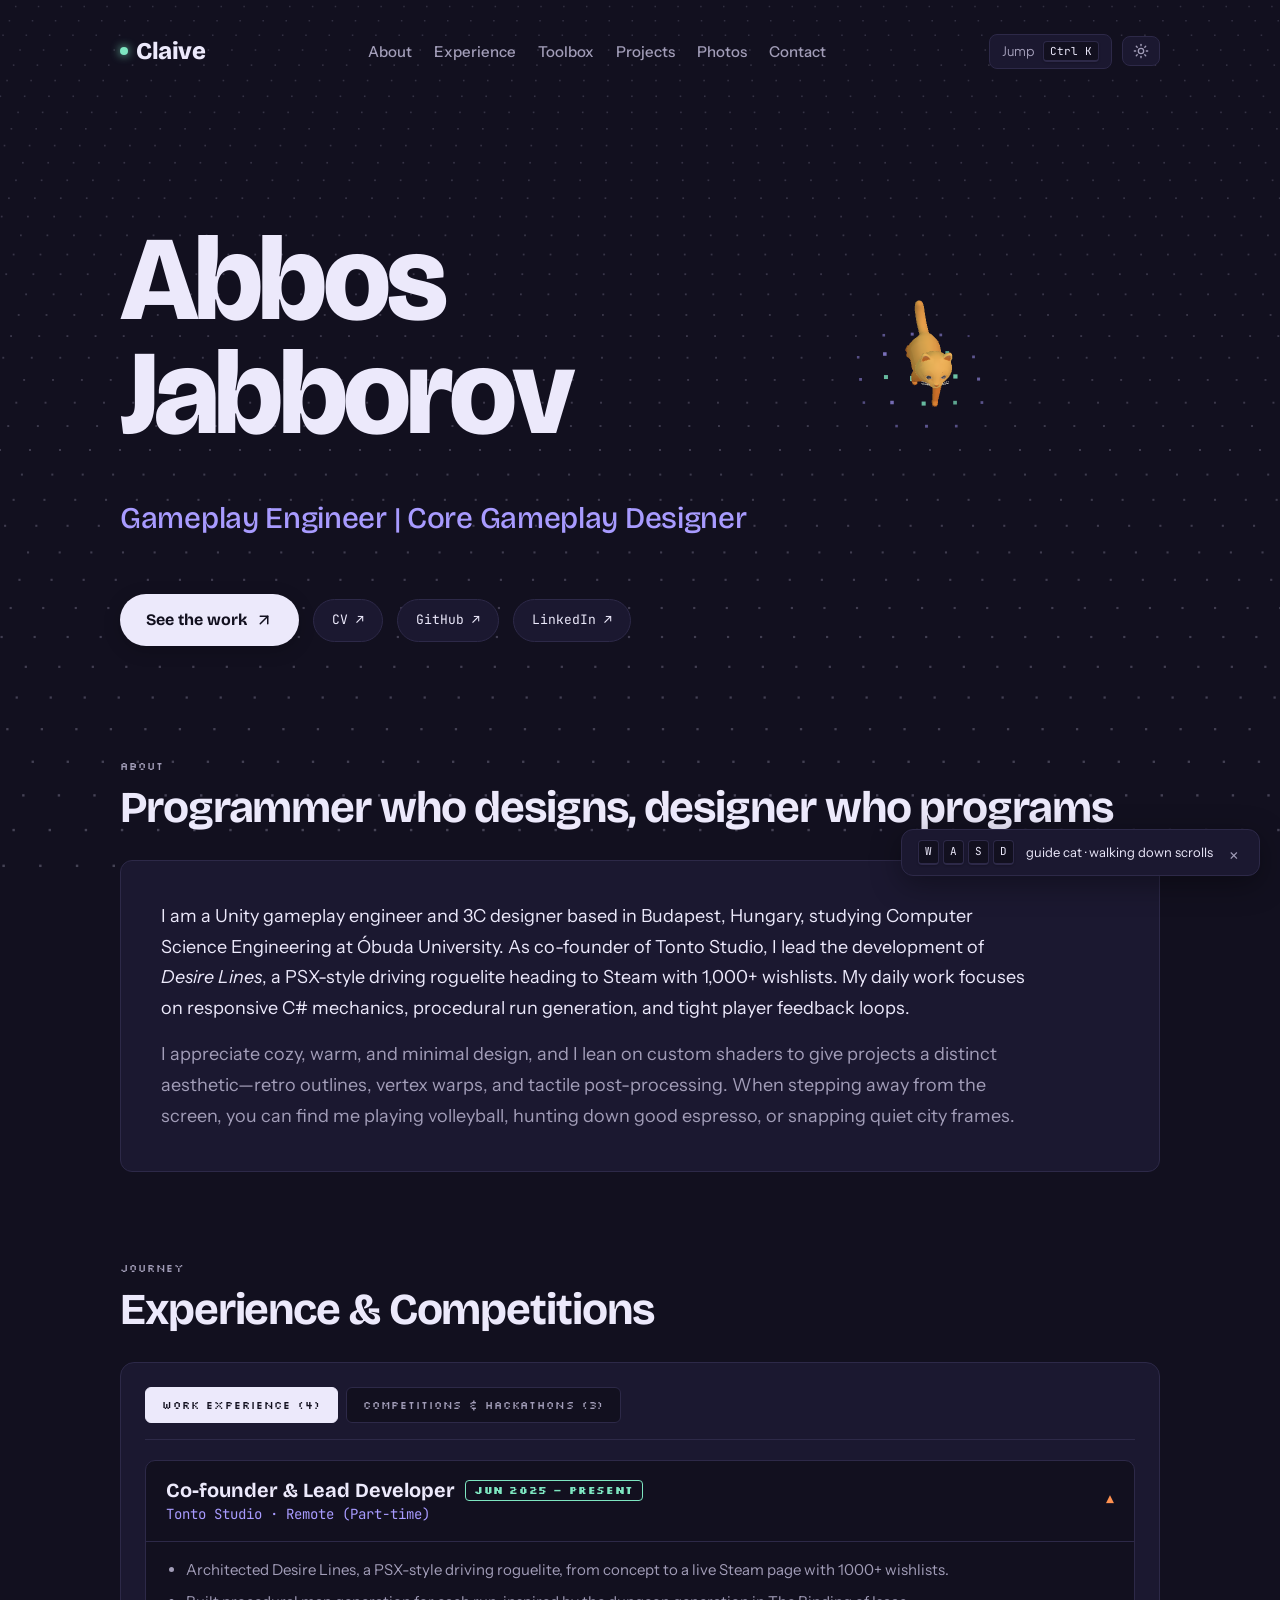
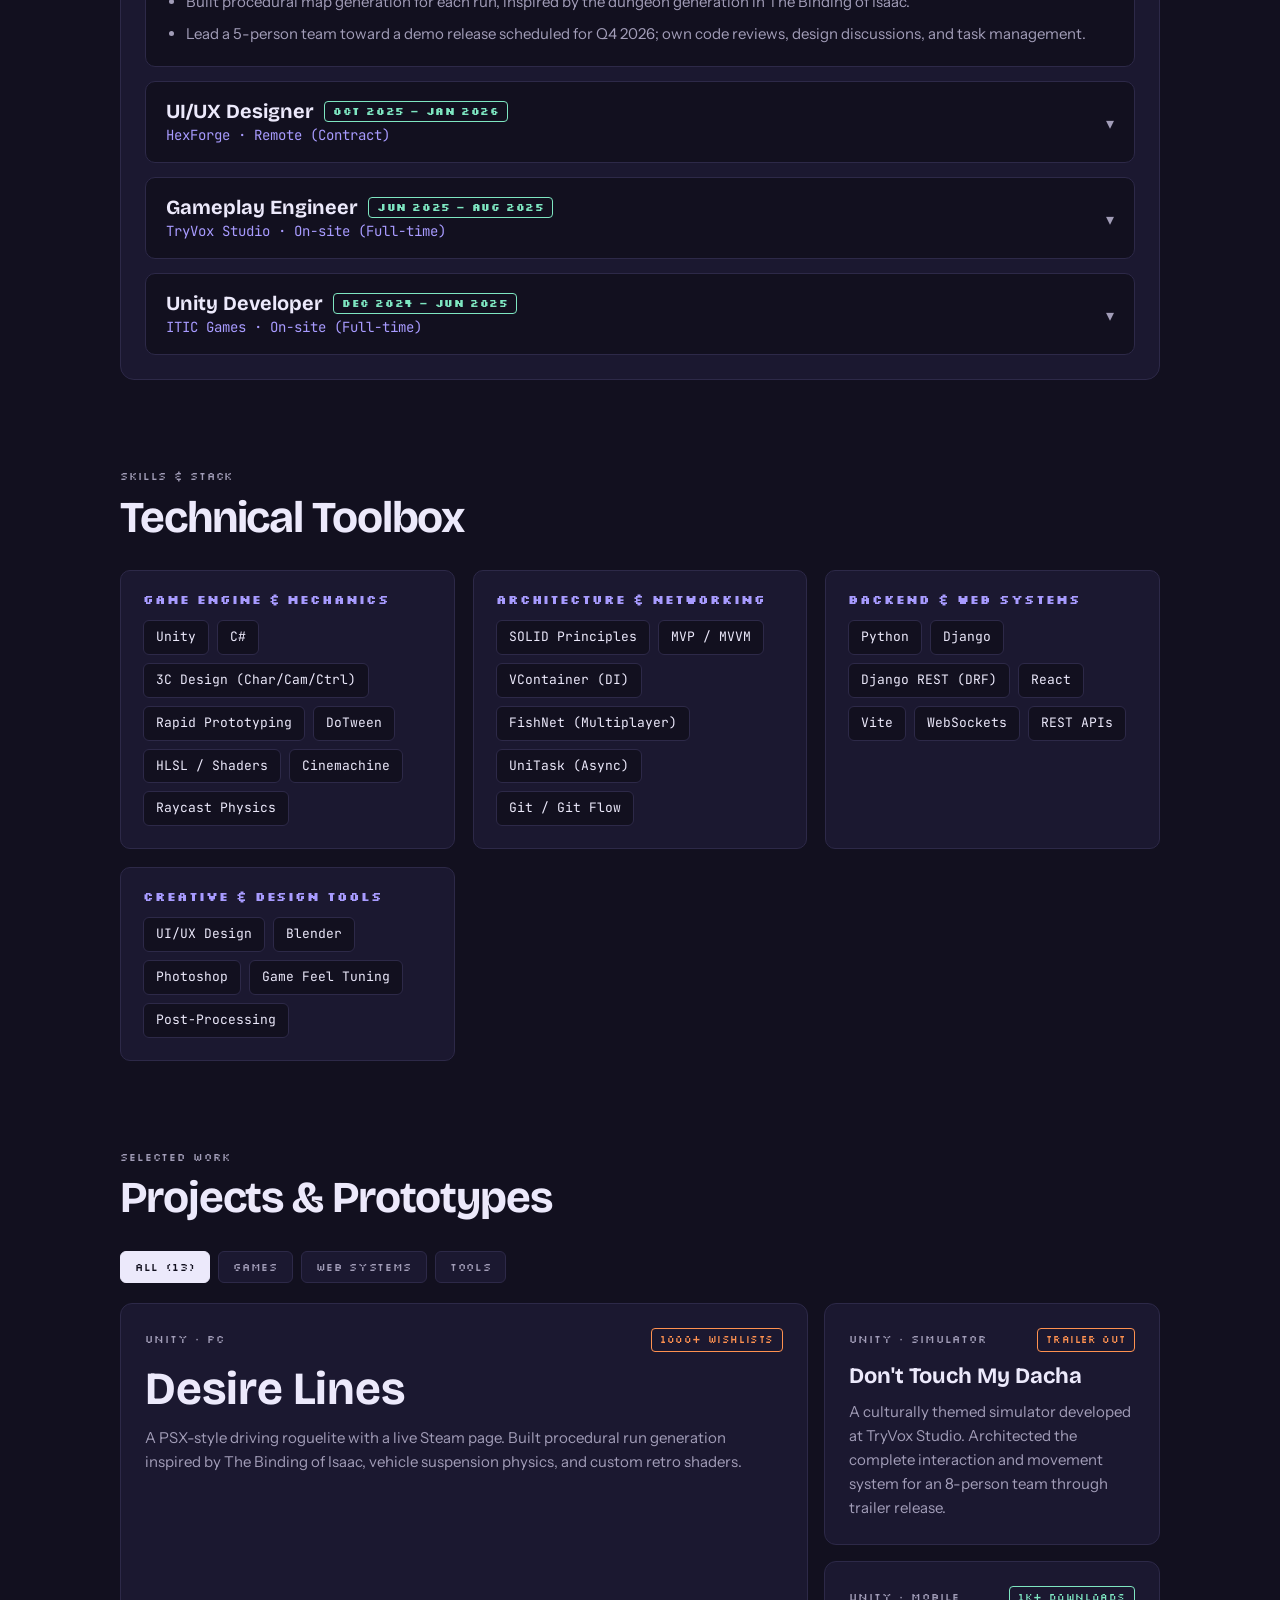
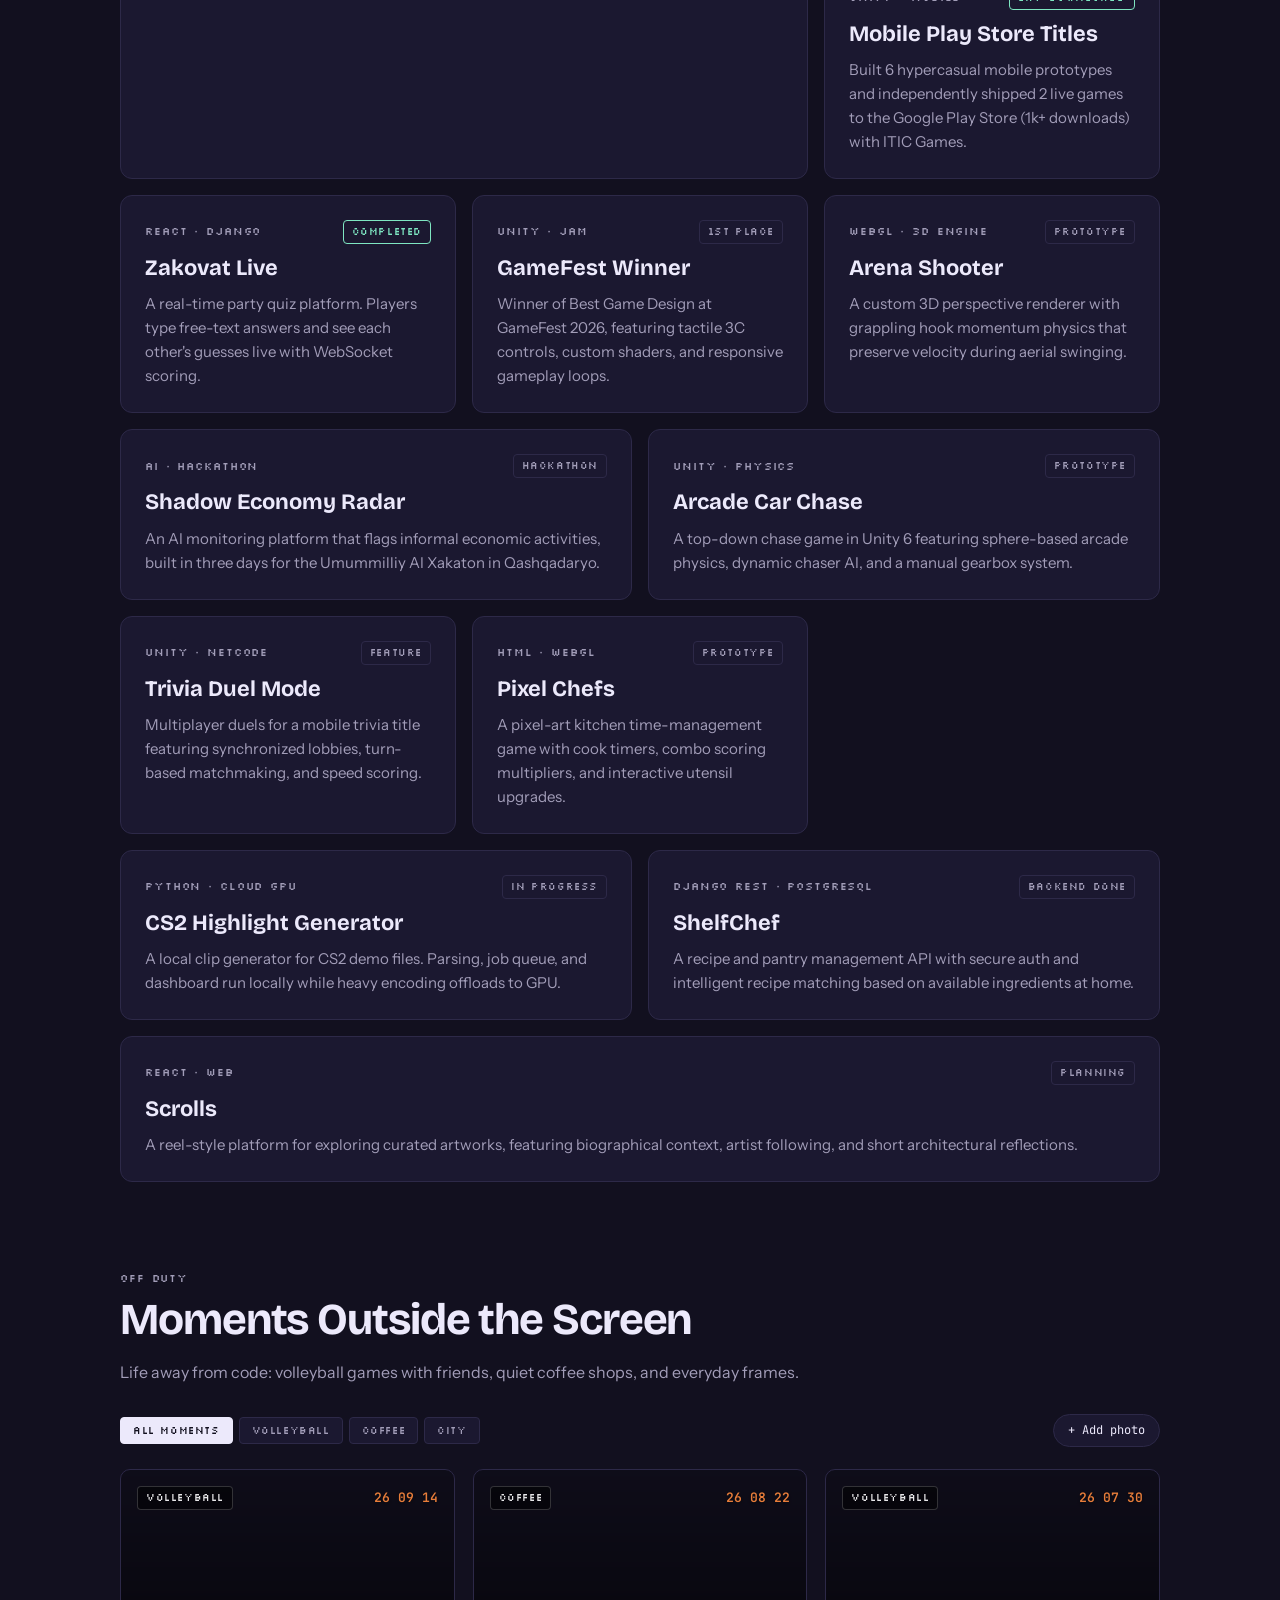
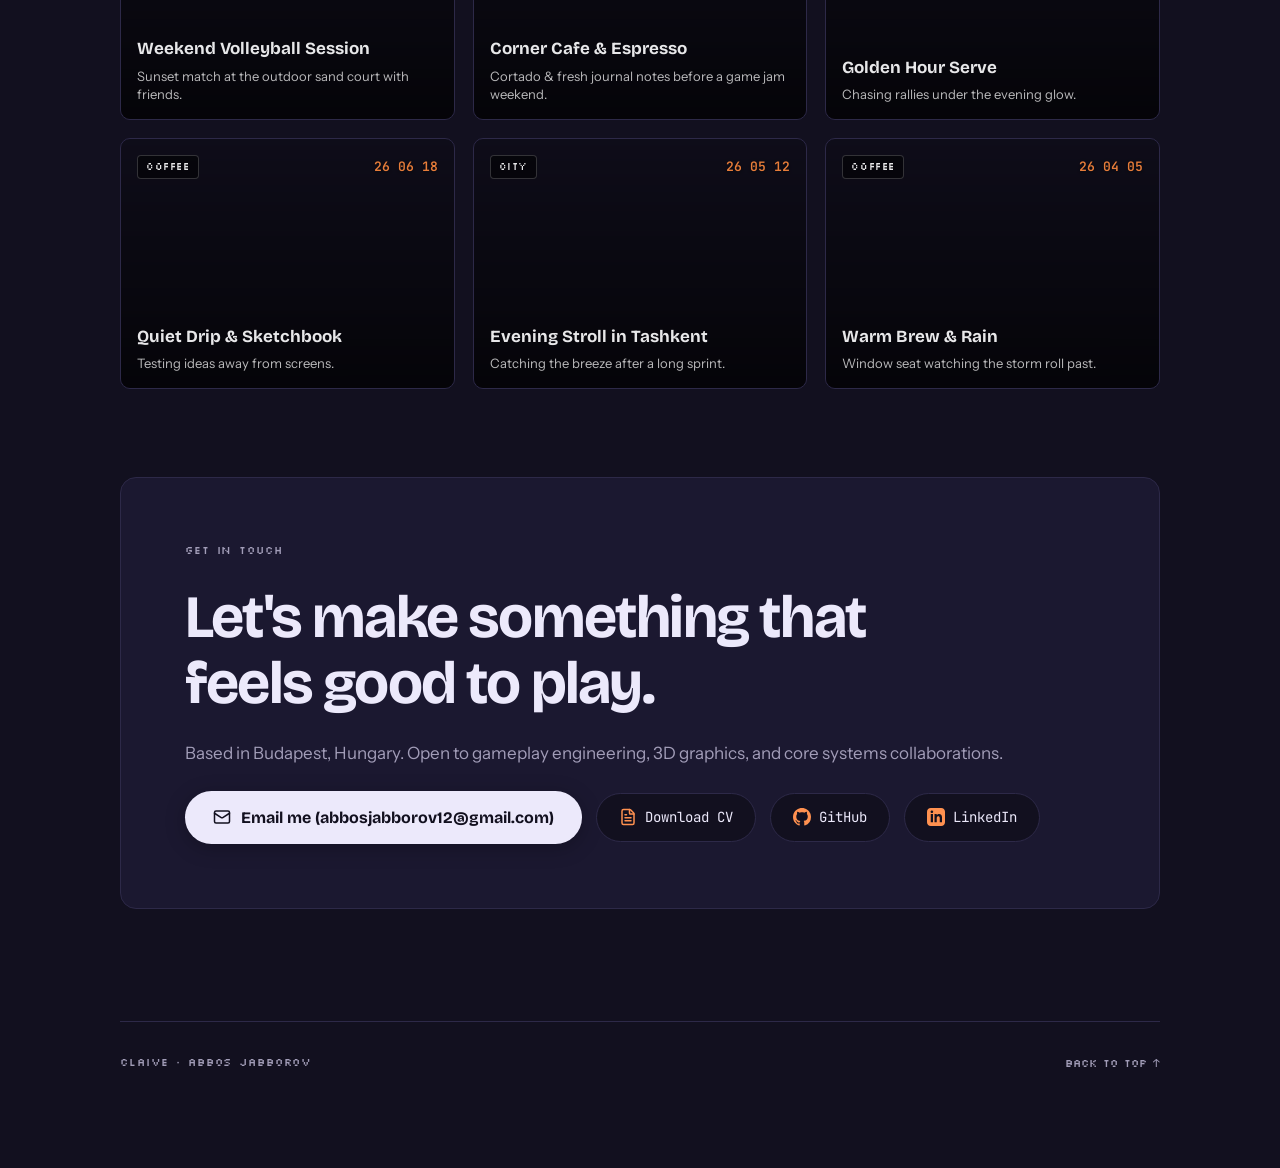
<file: index.html>
<!doctype html>
<html lang="en">
    <head>
        <meta charset="UTF-8" />
        <link rel="icon" type="image/png" href="/logo.png" />
        <link rel="preconnect" href="https://fonts.googleapis.com" />
        <link rel="preconnect" href="https://fonts.gstatic.com" crossorigin />
        <link
            href="https://fonts.googleapis.com/css2?family=Bricolage+Grotesque:opsz,wght@12..96,500;12..96,700;12..96,800&family=Instrument+Sans:wght@400;500;600&family=JetBrains+Mono:wght@400;500&family=Silkscreen&display=swap"
            rel="stylesheet"
        />
        <meta name="viewport" content="width=device-width, initial-scale=1.0" />
        <title>Claive // Abbos Jabborov</title>
      <script type="module" crossorigin src="/assets/index-B8_2mzk4.js"></script>
      <link rel="stylesheet" crossorigin href="/assets/index-BLCFoeMP.css">
    </head>
    <body>
        <div id="root"></div>
    </body>
</html>
</file>
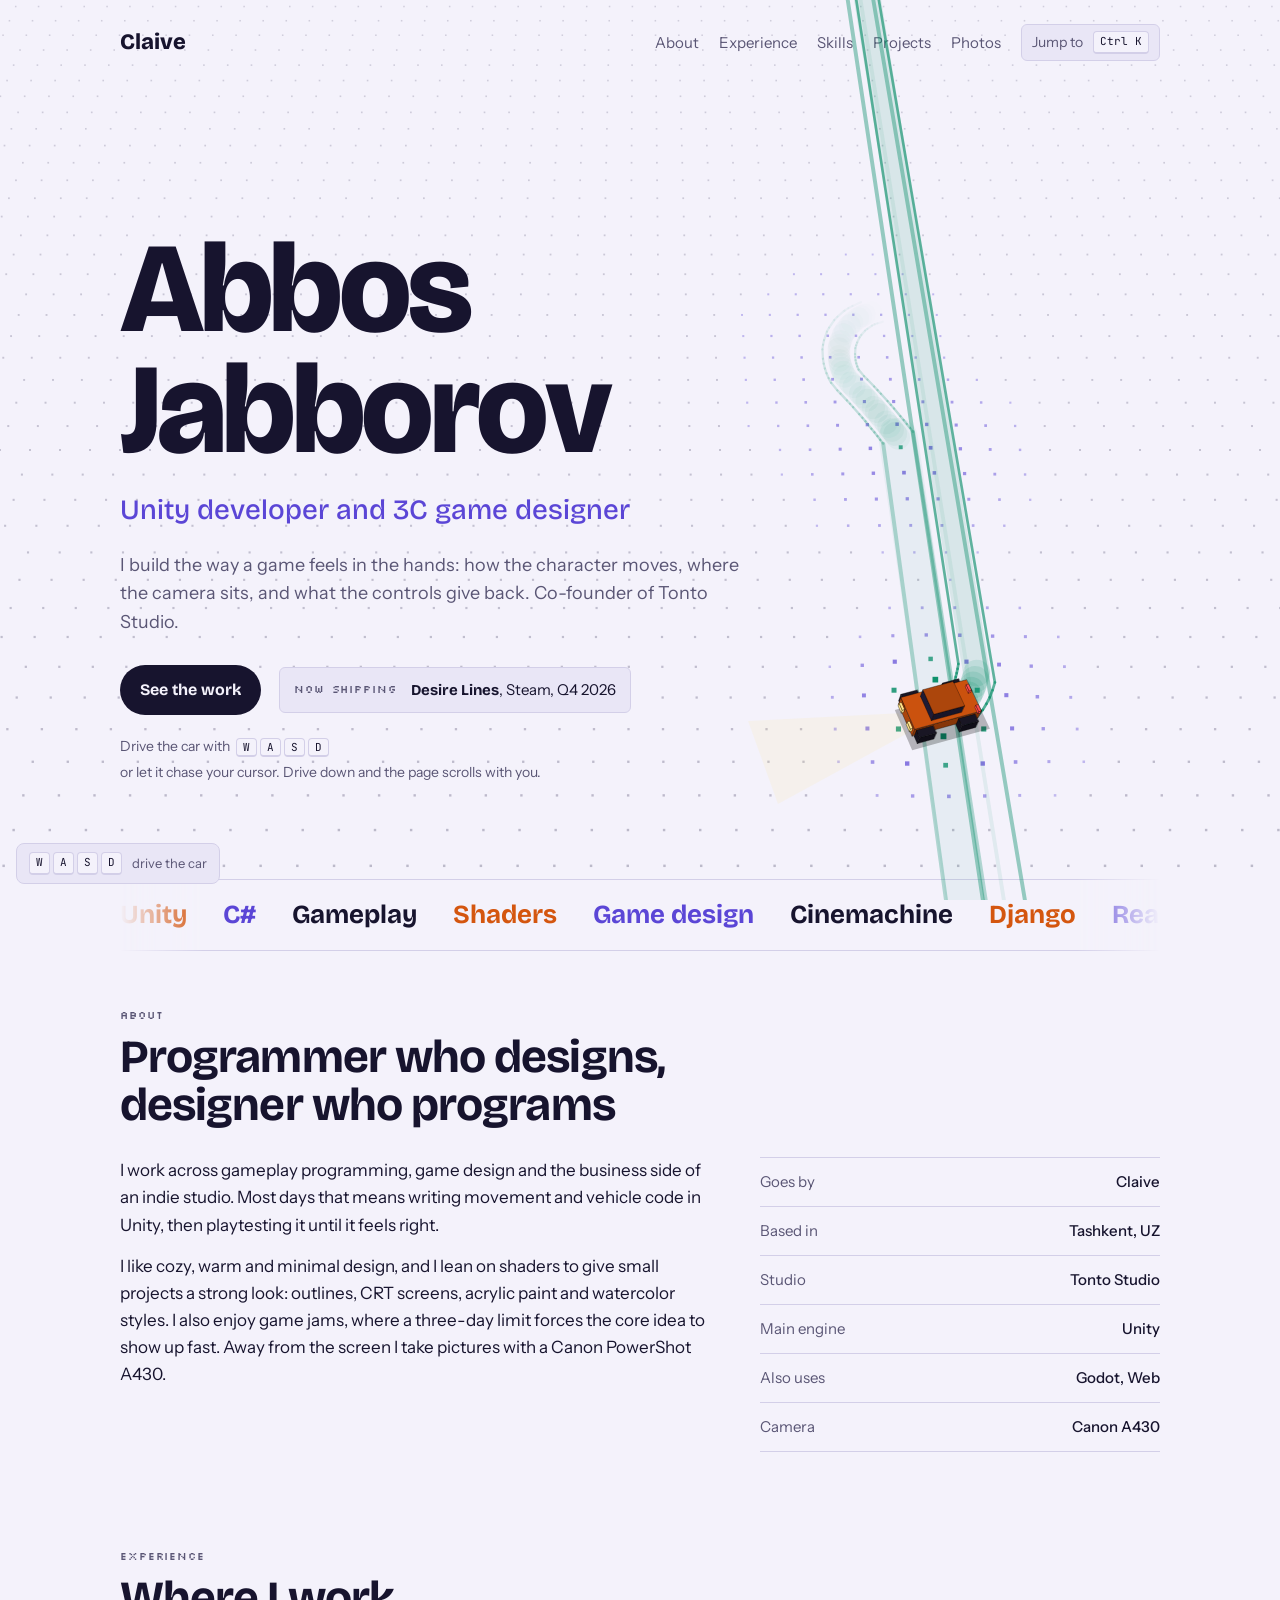
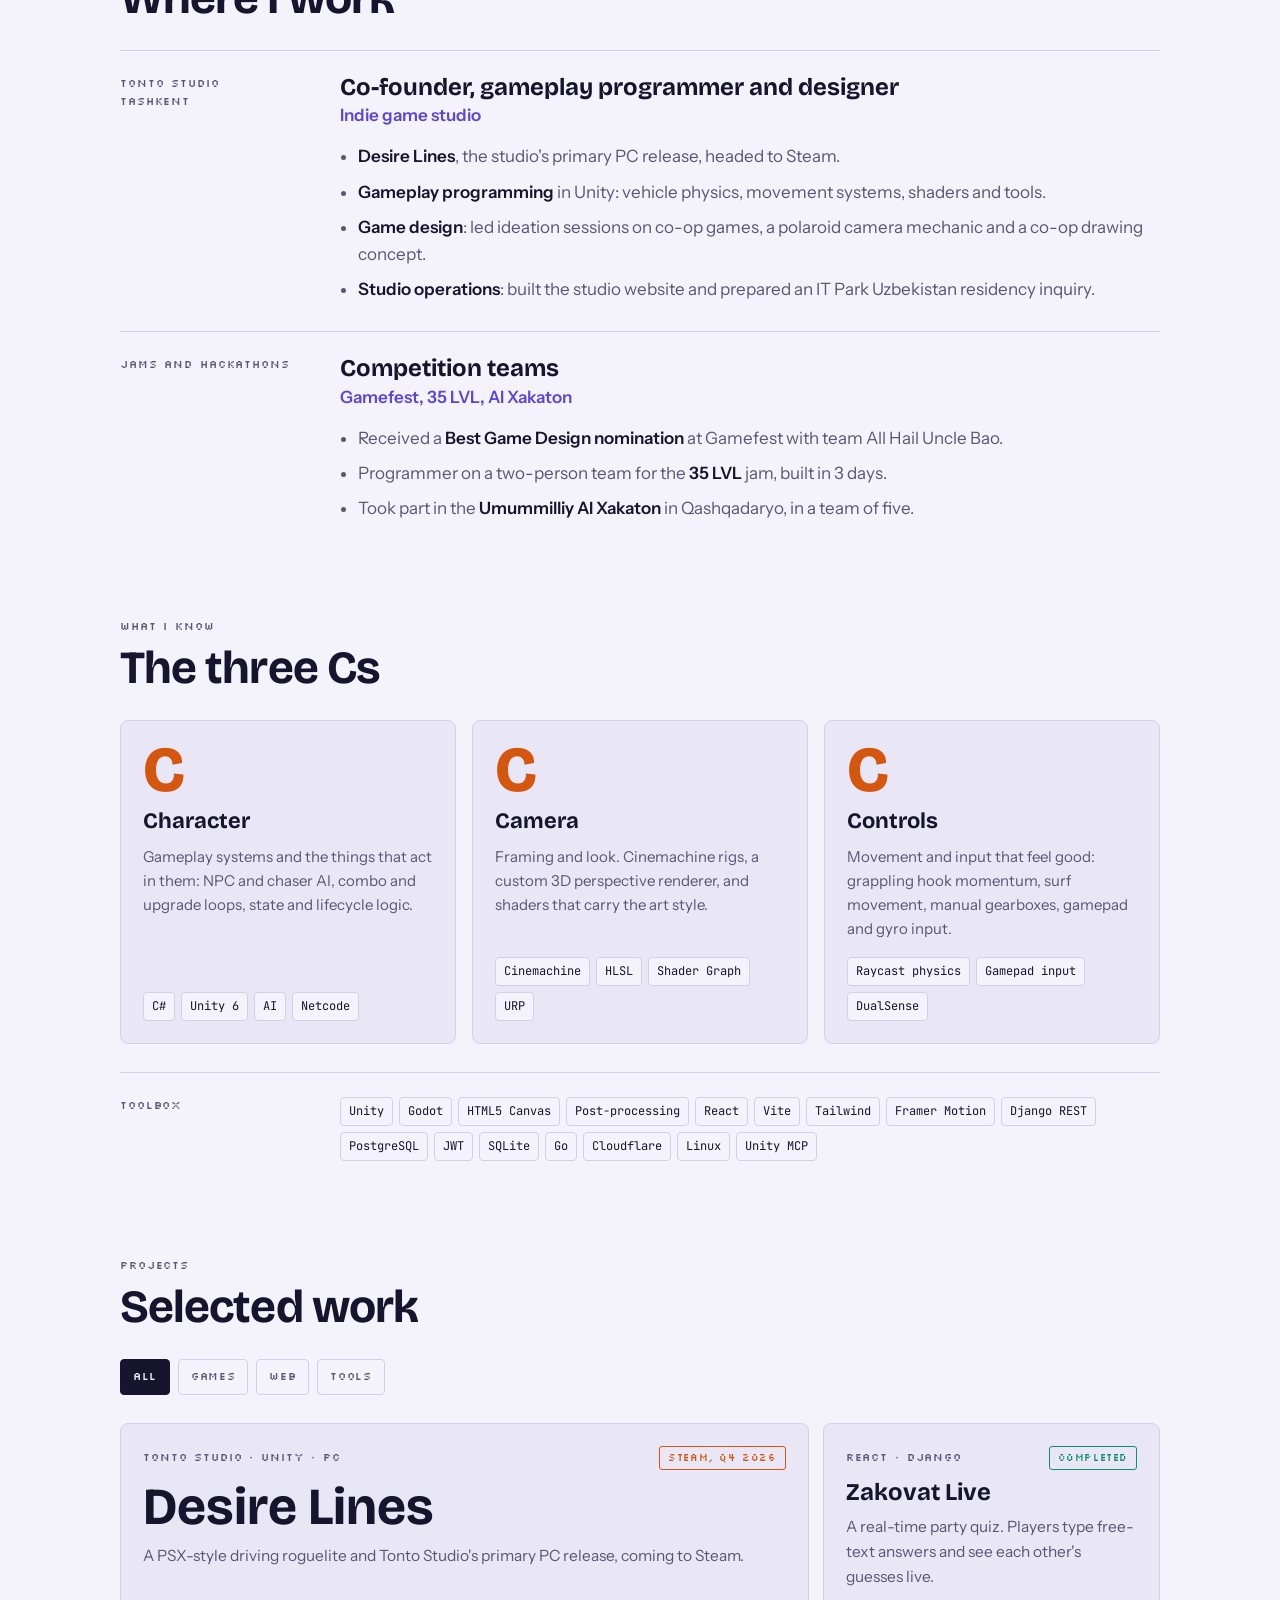
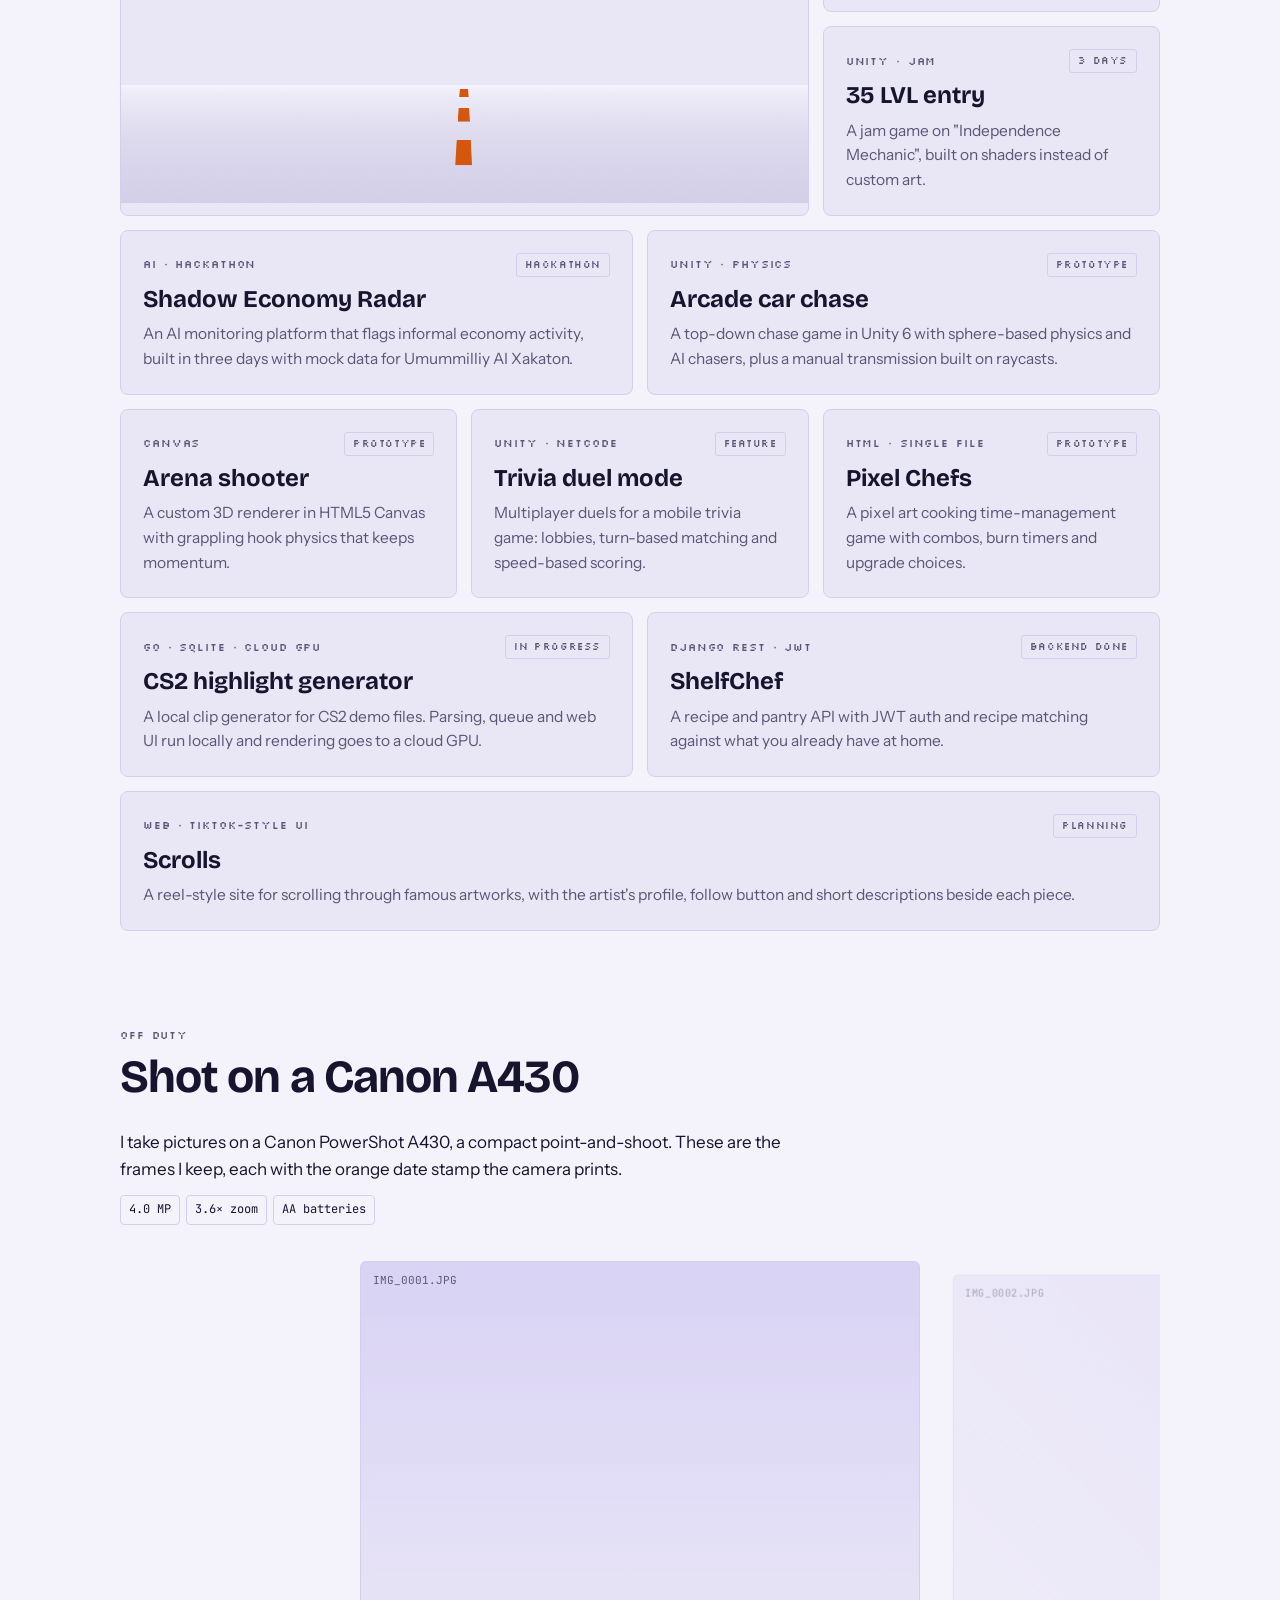
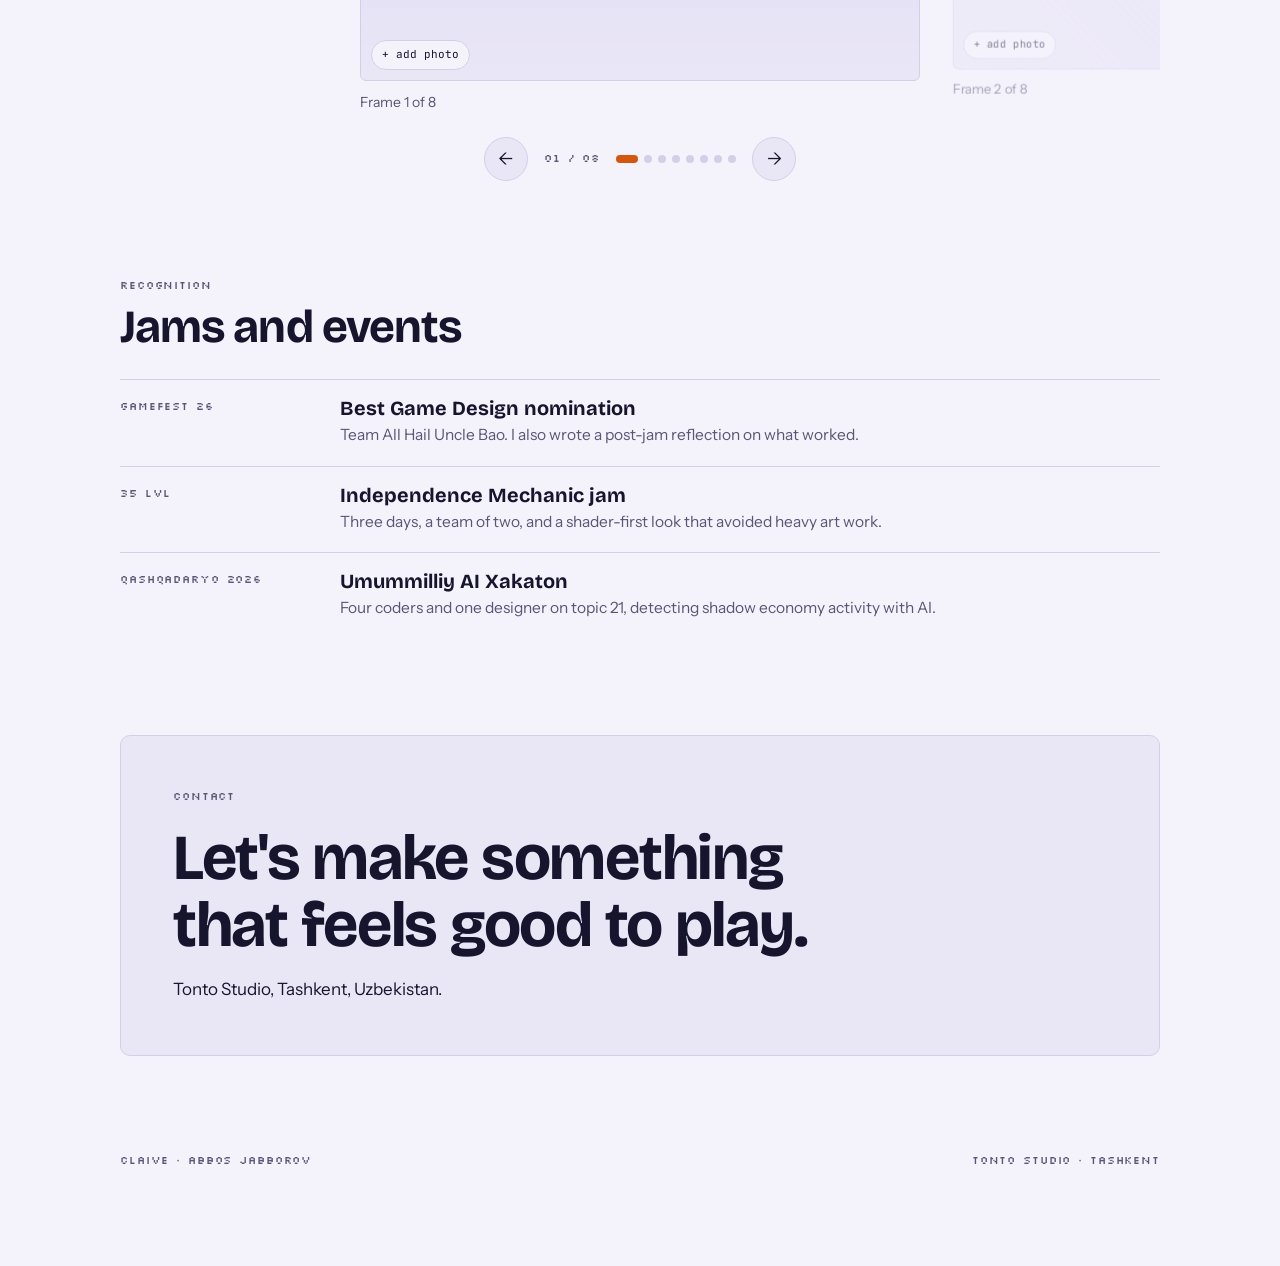
<file: concepts/Claive Portfolio.html>
<!doctype html><html><head><meta charset=utf8><meta name=viewport content="width=device-width,initial-scale=1,viewport-fit=cover"><style>:root{color-scheme:light;box-sizing:border-box;padding-top:env(safe-area-inset-top,0px);padding-bottom:env(safe-area-inset-bottom,0px)}html{scroll-padding-top:env(safe-area-inset-top,0px)}body{margin:0;padding:0;font:14px -apple-system,BlinkMacSystemFont,sans-serif;background:#fff;color:#000}img{max-width:100%}[hidden]:not([hidden=until-found i]){display:none!important}</style></head><body>
<title>Claive Portfolio</title>
<meta name="claude:viewport-fit-sides" content="cover">
<link rel="stylesheet" href="https://fonts.googleapis.com/css2?family=Bricolage+Grotesque:opsz,wght@12..96,500;12..96,700;12..96,800&family=Instrument+Sans:wght@400;500;600&family=JetBrains+Mono:wght@400;500&family=Silkscreen&display=swap">
<style>
/* Layout: one road. A car lives on the whole page (cursor-chased or WASD-driven), wears desire lines into it and disturbs a pixel-dot field behind the content. Bento projects, 3C skills, photo carousel. */
:root {
  --bg: #f4f2fb;
  --surface: #e9e6f6;
  --fg: #17142e;
  --muted: #5a5675;
  --line: #d3cfe8;
  --accent: #d4560f;
  --accent2: #5b46d6;
  --trail: #0b8f6a;
  --glow: rgba(91, 70, 214, .18);
  --stamp: #e8590c;
  --font-display: "Bricolage Grotesque", "Segoe UI", system-ui, sans-serif;
  --font-body: "Instrument Sans", "Segoe UI", system-ui, sans-serif;
  --font-mono: "JetBrains Mono", ui-monospace, "SFMono-Regular", Menlo, monospace;
  --font-pixel: "Silkscreen", "JetBrains Mono", ui-monospace, monospace;
}
@media (prefers-color-scheme: dark) {
  :root:not([data-theme="light"]) {
    --bg: #12101f; --surface: #1b1830; --fg: #ece9fb; --muted: #a29db8; --line: #2d2948;
    --accent: #ff9150; --accent2: #a89bff; --trail: #7ee6c1; --glow: rgba(168, 155, 255, .2); --stamp: #ff8a3d;
    color-scheme: dark;
  }
}
:root[data-theme="dark"] {
  --bg: #12101f; --surface: #1b1830; --fg: #ece9fb; --muted: #a29db8; --line: #2d2948;
  --accent: #ff9150; --accent2: #a89bff; --trail: #7ee6c1; --glow: rgba(168, 155, 255, .2); --stamp: #ff8a3d;
  color-scheme: dark;
}
* { box-sizing: border-box; }
html { scroll-behavior: smooth; }
body {
  background: var(--bg); color: var(--fg);
  font-family: var(--font-body); font-size: 17px; line-height: 1.6;
  padding-block: 24px 96px;
  padding-left: max(16px, env(safe-area-inset-left, 0px));
  padding-right: max(16px, env(safe-area-inset-right, 0px));
}
.wrap { position: relative; z-index: 1; max-width: 1040px; margin: 0 auto; display: flex; flex-direction: column; gap: 96px; }
a { color: var(--accent2); text-underline-offset: 3px; }
a:focus-visible, button:focus-visible, input:focus-visible, .slides:focus-visible { outline: 2px solid var(--accent); outline-offset: 3px; }
h1, h2, h3 { font-family: var(--font-display); text-wrap: balance; margin: 0; line-height: 1.05; }
.label { font-family: var(--font-pixel); font-size: 11px; letter-spacing: .08em; text-transform: uppercase; color: var(--muted); }
p { margin: 0; }
button { font: inherit; color: inherit; }
kbd { font-family: var(--font-mono); font-size: 11px; border: 1px solid var(--line); border-bottom-width: 2px; border-radius: 4px; padding: 1px 6px; background: var(--bg); color: var(--fg); }

/* the world: a ground plane seen from a tilted camera. Dot field behind the content; short desire lines and the 3D car over it */
#field, #lines { position: fixed; inset: 0; width: 100%; height: 100%; pointer-events: none; }
#field { z-index: 0; }
#lines { z-index: 15; }
.hud { position: fixed; z-index: 30; left: max(16px, env(safe-area-inset-left, 0px)); bottom: calc(16px + env(safe-area-inset-bottom, 0px)); display: flex; gap: 10px; align-items: center; background: var(--surface); border: 1px solid var(--line); border-radius: 8px; padding: 8px 12px; font-size: 13px; color: var(--muted); transition: opacity .4s; }
.hud .keys { display: inline-flex; gap: 3px; }
.hud.gone { opacity: 0; pointer-events: none; }
.dpad { display: none; position: fixed; z-index: 30; right: max(16px, env(safe-area-inset-right, 0px)); bottom: calc(16px + env(safe-area-inset-bottom, 0px)); grid-template-columns: repeat(3, 48px); grid-template-rows: repeat(2, 48px); gap: 6px; }
.dpad button { touch-action: none; background: var(--surface); border: 1px solid var(--line); border-radius: 8px; font-family: var(--font-pixel); font-size: 14px; color: var(--fg); cursor: pointer; }
.dpad button:active { background: var(--glow); }
.dpad .w { grid-column: 2; grid-row: 1; } .dpad .a { grid-column: 1; grid-row: 2; } .dpad .s { grid-column: 2; grid-row: 2; } .dpad .d { grid-column: 3; grid-row: 2; }
@media (pointer: coarse) { .dpad { display: grid; } .hud { display: none; } .hint .desk { display: none; } }
@media (pointer: fine) { .hint .touch { display: none; } }

/* nav */
nav { display: flex; flex-wrap: wrap; gap: 10px 22px; justify-content: space-between; align-items: center; }
nav .mark { font-family: var(--font-display); font-weight: 800; font-size: 22px; }
nav ul { display: flex; flex-wrap: wrap; gap: 6px 20px; list-style: none; margin: 0; padding: 0; align-items: center; }
nav a { color: var(--muted); text-decoration: none; font-size: 15px; }
nav a:hover { color: var(--fg); }
.kbtn { display: inline-flex; gap: 10px; align-items: center; background: var(--surface); border: 1px solid var(--line); border-radius: 6px; padding: 6px 10px; cursor: pointer; font-size: 14px; color: var(--muted); }

/* hero */
.hero { position: relative; padding: 72px 0 40px; }
.hero h1 { font-size: clamp(52px, 12vw, 128px); font-weight: 800; letter-spacing: -.035em; margin: 0 0 16px; line-height: .95; }
.hero h1 .ch { display: inline-block; transition: transform .25s cubic-bezier(.3, 1.6, .5, 1), color .2s; cursor: default; }
.hero h1 .ch:hover, .hero h1 .ch.pop { transform: translateY(-.12em) rotate(-6deg); color: var(--accent); }
.hero .role { font-family: var(--font-display); font-size: clamp(20px, 3vw, 28px); font-weight: 500; color: var(--accent2); }
.hero .lede { max-width: 54ch; margin-top: 18px; color: var(--muted); font-size: 18px; }
.hero .row { margin-top: 28px; display: flex; flex-wrap: wrap; gap: 12px 18px; align-items: center; }
.now { display: inline-flex; flex-wrap: wrap; gap: 6px 14px; align-items: center; padding: 10px 14px; background: var(--surface); border: 1px solid var(--line); border-radius: 6px; font-size: 15px; }
.now b { font-family: var(--font-display); }
.hint { margin-top: 20px; font-size: 14px; color: var(--muted); display: flex; flex-wrap: wrap; gap: 4px 6px; align-items: center; max-width: 62ch; }
.mag { display: inline-block; font-family: var(--font-display); font-weight: 700; padding: 12px 20px; border-radius: 999px; background: var(--fg); color: var(--bg); text-decoration: none; transition: transform .15s ease-out; cursor: pointer; border: 0; font-size: 16px; }

/* marquee */
.marquee { overflow: hidden; border-block: 1px solid var(--line); padding: 14px 0; margin-block: -40px; background: var(--bg); mask-image: linear-gradient(90deg, transparent, #000 8%, #000 92%, transparent); -webkit-mask-image: linear-gradient(90deg, transparent, #000 8%, #000 92%, transparent); }
.marquee .track { display: flex; gap: 36px; width: max-content; font-family: var(--font-display); font-size: 26px; font-weight: 700; white-space: nowrap; }
.marquee .track span:nth-child(3n+1) { color: var(--accent); }
.marquee .track span:nth-child(3n+2) { color: var(--accent2); }
.marquee:hover .track { animation-play-state: paused; }

section { display: flex; flex-direction: column; gap: 28px; scroll-margin-top: 24px; }
section > header { display: flex; flex-direction: column; gap: 8px; }
section h2 { font-size: clamp(30px, 5vw, 46px); font-weight: 700; letter-spacing: -.02em; }

/* spotlight: follows the cursor or the car */
.spot { position: relative; isolation: isolate; }
.spot::before { content: ""; position: absolute; inset: 0; border-radius: inherit; z-index: -1; pointer-events: none; opacity: 0; transition: opacity .25s;
  background: radial-gradient(260px circle at var(--mx, 50%) var(--my, 50%), var(--glow), transparent 70%); }
.spot::after { content: ""; position: absolute; inset: 0; border-radius: inherit; pointer-events: none; opacity: 0; transition: opacity .25s; padding: 1px;
  background: radial-gradient(180px circle at var(--mx, 50%) var(--my, 50%), var(--accent2), transparent 70%);
  -webkit-mask: linear-gradient(#000 0 0) content-box, linear-gradient(#000 0 0); -webkit-mask-composite: xor; mask-composite: exclude; }
.spot:hover::before, .spot:hover::after, .spot.lit::before, .spot.lit::after { opacity: 1; }

/* about */
.about { display: grid; grid-template-columns: 1.5fr 1fr; gap: 40px; }
.about > * { min-width: 0; }
.about p + p { margin-top: 14px; }
dl.facts { margin: 0; display: grid; align-content: start; border-top: 1px solid var(--line); }
.facts div { display: flex; justify-content: space-between; gap: 16px; padding: 12px 0; border-bottom: 1px solid var(--line); font-size: 15px; }
.facts dt { color: var(--muted); }
.facts dd { margin: 0; text-align: right; font-weight: 500; }

/* experience */
.job { display: grid; grid-template-columns: 180px 1fr; gap: 12px 40px; padding-top: 24px; border-top: 1px solid var(--line); }
.job > * { min-width: 0; }
.job h3 { font-size: 24px; font-weight: 700; }
.job .org { color: var(--accent2); font-weight: 600; margin-top: 2px; }
.job ul { margin: 14px 0 0; padding-left: 18px; display: grid; gap: 8px; color: var(--muted); }
.job ul b { color: var(--fg); font-weight: 600; }

/* 3Cs */
.cs { display: grid; grid-template-columns: repeat(3, 1fr); gap: 16px; perspective: 900px; }
.cs > * { min-width: 0; }
.c { background: var(--surface); border: 1px solid var(--line); border-radius: 8px; padding: 22px; display: flex; flex-direction: column; gap: 12px; transition: transform .15s ease-out; transform: rotateX(var(--rx, 0deg)) rotateY(var(--ry, 0deg)); }
.c .big { font-family: var(--font-display); font-size: 64px; font-weight: 800; line-height: .85; color: var(--accent); }
.c h3 { font-size: 22px; }
.c p { color: var(--muted); font-size: 15px; }
.chips { display: flex; flex-wrap: wrap; gap: 6px; margin-top: auto; padding-top: 4px; }
.chip { font-family: var(--font-mono); font-size: 12px; padding: 4px 8px; border: 1px solid var(--line); border-radius: 4px; background: var(--bg); }
.tools { display: grid; grid-template-columns: 180px 1fr; gap: 12px 40px; padding-top: 24px; border-top: 1px solid var(--line); }
.tools > * { min-width: 0; }
.tools .chips { margin: 0; padding: 0; }

/* projects bento */
.filters { display: flex; flex-wrap: wrap; gap: 8px; }
.filters button { font-family: var(--font-pixel); font-size: 11px; letter-spacing: .06em; text-transform: uppercase; padding: 8px 12px; background: var(--bg); color: var(--muted); border: 1px solid var(--line); border-radius: 4px; cursor: pointer; }
.filters button[aria-pressed="true"] { background: var(--fg); color: var(--bg); border-color: var(--fg); }
.bento { display: grid; grid-template-columns: repeat(6, 1fr); grid-auto-flow: dense; gap: 14px; }
.bento > * { min-width: 0; }
.p { grid-column: span 2; border: 1px solid var(--line); border-radius: 8px; padding: 22px; display: flex; flex-direction: column; gap: 10px; background: var(--surface); }
.p.w3 { grid-column: span 3; }
.p.w6 { grid-column: span 6; }
.p.feature { grid-column: span 4; grid-row: span 2; min-height: 360px; overflow: hidden; }
.p h3 { font-size: 24px; font-weight: 700; }
.p.feature h3 { font-size: clamp(34px, 5vw, 52px); }
.p p { color: var(--muted); font-size: 15.5px; }
.p .meta { display: flex; flex-wrap: wrap; gap: 8px 12px; align-items: center; justify-content: space-between; }
.status { font-family: var(--font-pixel); font-size: 10px; letter-spacing: .06em; text-transform: uppercase; padding: 3px 8px; border-radius: 3px; border: 1px solid var(--trail); color: var(--trail); }
.status.hi { border-color: var(--accent); color: var(--accent); }
.status.mute { border-color: var(--line); color: var(--muted); }
.p[hidden] { display: none; }
.road { position: relative; margin-top: auto; height: 130px; margin-inline: -22px; margin-bottom: -22px; perspective: 260px; overflow: hidden; }
.road::before { content: ""; position: absolute; left: -10%; right: -10%; top: 0; bottom: -40%; transform-origin: 50% 0; transform: rotateX(62deg);
  background: repeating-linear-gradient(0deg, transparent 0 28px, var(--accent) 28px 56px) center / 8px 100% no-repeat, linear-gradient(var(--bg), var(--line));
  animation: drive 0.7s linear infinite; background-position: center 0, 0 0; }
@keyframes drive { to { background-position: center 56px, 0 0; } }

/* photo carousel */
.photo-intro { display: grid; gap: 12px; max-width: 62ch; }
.specs { display: flex; flex-wrap: wrap; gap: 6px; }
.cwrap { display: grid; gap: 16px; }
.slides { --sw: min(560px, 78vw); position: relative; display: flex; gap: 16px; overflow-x: auto; scroll-snap-type: x mandatory; padding-block: 8px; scrollbar-width: none; cursor: grab; }
.slides::before, .slides::after { content: ""; flex: 0 0 calc((100% - var(--sw)) / 2 - 16px); }
.slides::-webkit-scrollbar { display: none; }
.slides.drag { cursor: grabbing; user-select: none; }
.slide { flex: 0 0 var(--sw); scroll-snap-align: center; display: grid; gap: 10px; opacity: .5; transform: scale(.94); transition: transform .3s, opacity .3s; }
.slide.on { opacity: 1; transform: none; }
.ph { position: relative; aspect-ratio: 4 / 3; border-radius: 6px; border: 1px solid var(--line); background: linear-gradient(calc(var(--r) * 1deg), var(--surface), var(--glow)) center / cover no-repeat; overflow: hidden; }
.ph .fn { position: absolute; left: 12px; top: 10px; font-family: var(--font-mono); font-size: 11px; color: var(--muted); }
.ph .add { position: absolute; left: 10px; bottom: 10px; font-family: var(--font-mono); font-size: 11px; background: var(--bg); border: 1px solid var(--line); border-radius: 999px; padding: 5px 10px; cursor: pointer; color: var(--fg); overflow: hidden; }
.ph .add input { position: absolute; inset: 0; opacity: 0; width: 100%; cursor: pointer; }
.ph .stamp { position: absolute; right: 12px; bottom: 10px; font-family: var(--font-mono); font-weight: 500; font-size: 14px; color: var(--stamp); text-shadow: 0 0 4px rgba(0, 0, 0, .4); }
.ph.has .fn { color: #fff; text-shadow: 0 0 4px rgba(0, 0, 0, .5); }
.slide figcaption { font-size: 14px; color: var(--muted); }
.cbar { display: flex; flex-wrap: wrap; gap: 12px 16px; align-items: center; justify-content: center; }
.cbtn { width: 44px; height: 44px; border-radius: 50%; border: 1px solid var(--line); background: var(--surface); cursor: pointer; font-size: 18px; }
.cbtn:hover { background: var(--glow); }
.cdots { display: flex; gap: 6px; align-items: center; }
.cdots button { width: 8px; height: 8px; border-radius: 50%; border: 0; background: var(--line); padding: 0; cursor: pointer; transition: width .2s, background .2s; }
.cdots button[aria-current="true"] { width: 22px; border-radius: 4px; background: var(--accent); }

.events { display: grid; }
.ev { display: grid; grid-template-columns: 180px 1fr; gap: 6px 40px; padding: 18px 0; border-top: 1px solid var(--line); }
.ev > * { min-width: 0; }
.ev h3 { font-size: 20px; }
.ev p { color: var(--muted); font-size: 15.5px; margin-top: 4px; }

.contact { background: var(--surface); border: 1px solid var(--line); border-radius: 10px; padding: clamp(24px, 5vw, 52px); display: grid; gap: 18px; justify-items: start; }
.contact h2 { font-size: clamp(34px, 6vw, 64px); }
footer { display: flex; flex-wrap: wrap; gap: 8px 24px; justify-content: space-between; }

/* command palette */
.pal { position: fixed; inset: 0; background: rgba(10, 8, 20, .55); z-index: 50; display: grid; justify-items: center; align-content: start; padding: 14vh 16px 0; }
.pal[hidden] { display: none; }
.pal .box { width: min(520px, 100%); background: var(--surface); color: var(--fg); border: 1px solid var(--line); border-radius: 10px; overflow: hidden; box-shadow: 0 24px 60px rgba(0, 0, 0, .35); }
.pal input { width: 100%; border: 0; border-bottom: 1px solid var(--line); background: transparent; color: var(--fg); font: inherit; font-size: 17px; padding: 16px 18px; outline: none; }
.pal ul { list-style: none; margin: 0; padding: 6px; max-height: 50vh; overflow: auto; }
.pal li button { display: flex; justify-content: space-between; gap: 12px; width: 100%; text-align: left; background: transparent; border: 0; border-radius: 6px; padding: 10px 12px; cursor: pointer; font-size: 15px; }
.pal li button[aria-selected="true"] { background: var(--glow); }
.pal li small { color: var(--muted); font-family: var(--font-mono); font-size: 12px; }

@media (max-width: 760px) {
  .about, .cs { grid-template-columns: 1fr; }
  .job, .tools, .ev { grid-template-columns: 1fr; }
  .wrap { gap: 72px; }
  .bento { grid-template-columns: 1fr; }
  .p, .p.w3, .p.w6, .p.feature { grid-column: auto; grid-row: auto; }
  .kbtn .t { display: none; }
  .hero { padding-top: 48px; }
}
@media (prefers-reduced-motion: no-preference) {
  .marquee .track { animation: scroll 38s linear infinite; }
  @keyframes scroll { to { transform: translateX(-50%); } }
}
@media (prefers-reduced-motion: reduce) {
  .road::before { animation: none; }
  .marquee .track { flex-wrap: wrap; width: auto; justify-content: center; }
  .slide { transition: none; }
}
</style>

<canvas id="field" aria-hidden="true"></canvas>
<canvas id="lines" aria-hidden="true"></canvas>

<div class="wrap">
  <nav>
    <span class="mark">Claive</span>
    <ul>
      <li><a href="#about">About</a></li>
      <li><a href="#experience">Experience</a></li>
      <li><a href="#skills">Skills</a></li>
      <li><a href="#projects">Projects</a></li>
      <li><a href="#photos">Photos</a></li>
      <li><button type="button" class="kbtn" id="open-pal" aria-label="Open command menu"><span class="t">Jump to</span><kbd>Ctrl K</kbd></button></li>
    </ul>
  </nav>

  <header class="hero" id="hero">
    <h1 id="name" aria-label="Abbos Jabborov"></h1>
    <p class="role">Unity developer and 3C game designer</p>
    <p class="lede">I build the way a game feels in the hands: how the character moves, where the camera sits, and what the controls give back. Co-founder of Tonto Studio.</p>
    <div class="row">
      <a class="mag" href="#projects">See the work</a>
      <div class="now"><span class="label">Now shipping</span><span><b>Desire Lines</b>, Steam, Q4 2026</span></div>
    </div>
    <p class="hint">
      <span class="desk">Drive the car with</span>
      <span class="desk"><kbd>W</kbd> <kbd>A</kbd> <kbd>S</kbd> <kbd>D</kbd></span>
      <span class="desk">or let it chase your cursor. Drive down and the page scrolls with you.</span>
      <span class="touch">Use the pad at the bottom right to drive the car. Drive down and the page scrolls with you.</span>
    </p>
  </header>

  <div class="marquee" aria-hidden="true"><div class="track" id="track"></div></div>

  <section id="about">
    <header><span class="label">About</span><h2>Programmer who designs, designer who programs</h2></header>
    <div class="about">
      <div>
        <p>I work across gameplay programming, game design and the business side of an indie studio. Most days that means writing movement and vehicle code in Unity, then playtesting it until it feels right.</p>
        <p>I like cozy, warm and minimal design, and I lean on shaders to give small projects a strong look: outlines, CRT screens, acrylic paint and watercolor styles. I also enjoy game jams, where a three-day limit forces the core idea to show up fast. Away from the screen I take pictures with a Canon PowerShot A430.</p>
      </div>
      <dl class="facts">
        <div><dt>Goes by</dt><dd>Claive</dd></div>
        <div><dt>Based in</dt><dd>Tashkent, UZ</dd></div>
        <div><dt>Studio</dt><dd>Tonto Studio</dd></div>
        <div><dt>Main engine</dt><dd>Unity</dd></div>
        <div><dt>Also uses</dt><dd>Godot, Web</dd></div>
        <div><dt>Camera</dt><dd>Canon A430</dd></div>
      </dl>
    </div>
  </section>

  <section id="experience">
    <header><span class="label">Experience</span><h2>Where I work</h2></header>
    <div class="job">
      <div class="label">Tonto Studio<br>Tashkent</div>
      <div>
        <h3>Co-founder, gameplay programmer and designer</h3>
        <p class="org">Indie game studio</p>
        <ul>
          <li><b>Desire Lines</b>, the studio's primary PC release, headed to Steam.</li>
          <li><b>Gameplay programming</b> in Unity: vehicle physics, movement systems, shaders and tools.</li>
          <li><b>Game design</b>: led ideation sessions on co-op games, a polaroid camera mechanic and a co-op drawing concept.</li>
          <li><b>Studio operations</b>: built the studio website and prepared an IT Park Uzbekistan residency inquiry.</li>
        </ul>
      </div>
    </div>
    <div class="job">
      <div class="label">Jams and hackathons</div>
      <div>
        <h3>Competition teams</h3>
        <p class="org">Gamefest, 35 LVL, AI Xakaton</p>
        <ul>
          <li>Received a <b>Best Game Design nomination</b> at Gamefest with team All Hail Uncle Bao.</li>
          <li>Programmer on a two-person team for the <b>35 LVL</b> jam, built in 3 days.</li>
          <li>Took part in the <b>Umummilliy AI Xakaton</b> in Qashqadaryo, in a team of five.</li>
        </ul>
      </div>
    </div>
  </section>

  <section id="skills">
    <header><span class="label">What I know</span><h2>The three Cs</h2></header>
    <div class="cs">
      <article class="c spot tilt">
        <div class="big">C</div>
        <h3>Character</h3>
        <p>Gameplay systems and the things that act in them: NPC and chaser AI, combo and upgrade loops, state and lifecycle logic.</p>
        <div class="chips"><span class="chip">C#</span><span class="chip">Unity 6</span><span class="chip">AI</span><span class="chip">Netcode</span></div>
      </article>
      <article class="c spot tilt">
        <div class="big">C</div>
        <h3>Camera</h3>
        <p>Framing and look. Cinemachine rigs, a custom 3D perspective renderer, and shaders that carry the art style.</p>
        <div class="chips"><span class="chip">Cinemachine</span><span class="chip">HLSL</span><span class="chip">Shader Graph</span><span class="chip">URP</span></div>
      </article>
      <article class="c spot tilt">
        <div class="big">C</div>
        <h3>Controls</h3>
        <p>Movement and input that feel good: grappling hook momentum, surf movement, manual gearboxes, gamepad and gyro input.</p>
        <div class="chips"><span class="chip">Raycast physics</span><span class="chip">Gamepad input</span><span class="chip">DualSense</span></div>
      </article>
    </div>
    <div class="tools">
      <div class="label">Toolbox</div>
      <div class="chips">
        <span class="chip">Unity</span><span class="chip">Godot</span><span class="chip">HTML5 Canvas</span><span class="chip">Post-processing</span>
        <span class="chip">React</span><span class="chip">Vite</span><span class="chip">Tailwind</span><span class="chip">Framer Motion</span>
        <span class="chip">Django REST</span><span class="chip">PostgreSQL</span><span class="chip">JWT</span><span class="chip">SQLite</span>
        <span class="chip">Go</span><span class="chip">Cloudflare</span><span class="chip">Linux</span><span class="chip">Unity MCP</span>
      </div>
    </div>
  </section>

  <section id="projects">
    <header><span class="label">Projects</span><h2>Selected work</h2></header>
    <div class="filters" role="group" aria-label="Filter projects">
      <button type="button" aria-pressed="true" data-f="all">All</button>
      <button type="button" aria-pressed="false" data-f="game">Games</button>
      <button type="button" aria-pressed="false" data-f="web">Web</button>
      <button type="button" aria-pressed="false" data-f="tool">Tools</button>
    </div>
    <div class="bento" id="grid">
      <article class="p feature spot" data-t="game">
        <div class="meta"><span class="label">Tonto Studio · Unity · PC</span><span class="status hi">Steam, Q4 2026</span></div>
        <h3>Desire Lines</h3>
        <p>A PSX-style driving roguelite and Tonto Studio's primary PC release, coming to Steam.</p>
        <div class="road" aria-hidden="true"></div>
      </article>
      <article class="p spot" data-t="web">
        <div class="meta"><span class="label">React · Django</span><span class="status">Completed</span></div>
        <h3>Zakovat Live</h3>
        <p>A real-time party quiz. Players type free-text answers and see each other's guesses live.</p>
      </article>
      <article class="p spot" data-t="game">
        <div class="meta"><span class="label">Unity · Jam</span><span class="status mute">3 days</span></div>
        <h3>35 LVL entry</h3>
        <p>A jam game on "Independence Mechanic", built on shaders instead of custom art.</p>
      </article>
      <article class="p w3 spot" data-t="web">
        <div class="meta"><span class="label">AI · Hackathon</span><span class="status mute">Hackathon</span></div>
        <h3>Shadow Economy Radar</h3>
        <p>An AI monitoring platform that flags informal economy activity, built in three days with mock data for Umummilliy AI Xakaton.</p>
      </article>
      <article class="p w3 spot" data-t="game">
        <div class="meta"><span class="label">Unity · Physics</span><span class="status mute">Prototype</span></div>
        <h3>Arcade car chase</h3>
        <p>A top-down chase game in Unity 6 with sphere-based physics and AI chasers, plus a manual transmission built on raycasts.</p>
      </article>
      <article class="p spot" data-t="game">
        <div class="meta"><span class="label">Canvas</span><span class="status mute">Prototype</span></div>
        <h3>Arena shooter</h3>
        <p>A custom 3D renderer in HTML5 Canvas with grappling hook physics that keeps momentum.</p>
      </article>
      <article class="p spot" data-t="game">
        <div class="meta"><span class="label">Unity · Netcode</span><span class="status mute">Feature</span></div>
        <h3>Trivia duel mode</h3>
        <p>Multiplayer duels for a mobile trivia game: lobbies, turn-based matching and speed-based scoring.</p>
      </article>
      <article class="p spot" data-t="game">
        <div class="meta"><span class="label">HTML · Single file</span><span class="status mute">Prototype</span></div>
        <h3>Pixel Chefs</h3>
        <p>A pixel art cooking time-management game with combos, burn timers and upgrade choices.</p>
      </article>
      <article class="p w3 spot" data-t="tool">
        <div class="meta"><span class="label">Go · SQLite · Cloud GPU</span><span class="status mute">In progress</span></div>
        <h3>CS2 highlight generator</h3>
        <p>A local clip generator for CS2 demo files. Parsing, queue and web UI run locally and rendering goes to a cloud GPU.</p>
      </article>
      <article class="p w3 spot" data-t="web">
        <div class="meta"><span class="label">Django REST · JWT</span><span class="status mute">Backend done</span></div>
        <h3>ShelfChef</h3>
        <p>A recipe and pantry API with JWT auth and recipe matching against what you already have at home.</p>
      </article>
      <article class="p w6 spot" data-t="web">
        <div class="meta"><span class="label">Web · TikTok-style UI</span><span class="status mute">Planning</span></div>
        <h3>Scrolls</h3>
        <p>A reel-style site for scrolling through famous artworks, with the artist's profile, follow button and short descriptions beside each piece.</p>
      </article>
    </div>
  </section>

  <section id="photos">
    <header><span class="label">Off duty</span><h2>Shot on a Canon A430</h2></header>
    <div class="photo-intro">
      <p>I take pictures on a Canon PowerShot A430, a compact point-and-shoot. These are the frames I keep, each with the orange date stamp the camera prints.</p>
      <div class="specs"><span class="chip">4.0 MP</span><span class="chip">3.6× zoom</span><span class="chip">AA batteries</span></div>
    </div>
    <div class="cwrap" role="group" aria-roledescription="carousel" aria-label="Photos from the Canon A430">
      <div class="slides" id="slides" tabindex="0" aria-label="Photo slides. Use the left and right arrow keys."></div>
      <div class="cbar">
        <button type="button" class="cbtn" id="prev" aria-label="Previous photo">&larr;</button>
        <span class="label" id="cnt">01 / 08</span>
        <div class="cdots" id="cdots"></div>
        <button type="button" class="cbtn" id="next" aria-label="Next photo">&rarr;</button>
      </div>
    </div>
  </section>

  <section id="events">
    <header><span class="label">Recognition</span><h2>Jams and events</h2></header>
    <div class="events">
      <div class="ev"><div class="label">Gamefest 26</div><div><h3>Best Game Design nomination</h3><p>Team All Hail Uncle Bao. I also wrote a post-jam reflection on what worked.</p></div></div>
      <div class="ev"><div class="label">35 LVL</div><div><h3>Independence Mechanic jam</h3><p>Three days, a team of two, and a shader-first look that avoided heavy art work.</p></div></div>
      <div class="ev"><div class="label">Qashqadaryo 2026</div><div><h3>Umummilliy AI Xakaton</h3><p>Four coders and one designer on topic 21, detecting shadow economy activity with AI.</p></div></div>
    </div>
  </section>

  <section id="contact">
    <div class="contact">
      <span class="label">Contact</span>
      <h2>Let's make something that feels good to play.</h2>
      <p>Tonto Studio, Tashkent, Uzbekistan.</p>
    </div>
  </section>

  <footer>
    <span class="label">Claive · Abbos Jabborov</span>
    <span class="label">Tonto Studio · Tashkent</span>
  </footer>
</div>

<div class="hud" id="hud"><span class="keys"><kbd>W</kbd><kbd>A</kbd><kbd>S</kbd><kbd>D</kbd></span><span>drive the car</span></div>
<div class="dpad" id="dpad" aria-label="Drive controls">
  <button type="button" class="w" data-k="w" aria-label="Forward">W</button>
  <button type="button" class="a" data-k="a" aria-label="Steer left">A</button>
  <button type="button" class="s" data-k="s" aria-label="Brake or reverse">S</button>
  <button type="button" class="d" data-k="d" aria-label="Steer right">D</button>
</div>

<div class="pal" id="pal" hidden role="dialog" aria-modal="true" aria-label="Command menu">
  <div class="box">
    <input id="pal-q" type="text" placeholder="Jump to a section or action" autocomplete="off" aria-label="Search commands">
    <ul id="pal-list"></ul>
  </div>
</div>

<script>
(function () {
  var mq = function (q) { return !!(window.matchMedia && window.matchMedia(q).matches); };
  var reduce = mq('(prefers-reduced-motion: reduce)');
  var root = document.documentElement;
  var $ = function (id) { return document.getElementById(id); };
  var clamp = function (n, lo, hi) { return Math.max(lo, Math.min(hi, n)); };
  var pal = $('pal');

  // Hero name: letters hop on hover, and when the car drives past
  var name = $('name');
  ['Abbos', 'Jabborov'].forEach(function (w, i) {
    if (i) name.appendChild(document.createElement('br'));
    w.split('').forEach(function (c) {
      var s = document.createElement('span');
      s.className = 'ch'; s.textContent = c; s.setAttribute('aria-hidden', 'true');
      name.appendChild(s);
    });
  });
  var letters = [].slice.call(document.querySelectorAll('.ch'));

  // Marquee
  var words = ['Unity', 'C#', 'Gameplay', 'Shaders', 'Game design', 'Cinemachine', 'Django', 'React', 'Netcode', 'HLSL', 'Game jams', 'Photography'];
  var html = words.map(function (w) { return '<span>' + w + '</span>'; }).join('');
  $('track').innerHTML = html + html;

  // ---------- The car and the ground, seen from a tilted camera ----------
  var back = $('field'), front = $('lines'), bctx = back.getContext('2d'), fctx = front.getContext('2d');
  var W = 0, H = 0, GAP = 30, RO = 40, cols = 0, off = 0, hc = 0, heat = new Float32Array(0);
  var hotX = new Float32Array(1500), hotZ = new Float32Array(1500), hotH = new Float32Array(1500);
  var TILT = 36 * Math.PI / 180, ST = Math.sin(TILT), CT = Math.cos(TILT);
  var FL = 1000, CX = 0, CY = 0, CZ = 0, PX = 0, PY = 0, PS = 1, PD = 1, GX = 0, GZ = 0;
  var LX = -0.46, LY = 0.82, LZ = 0.34, KS = 1.4;

  function fitHeat() {
    var rows = Math.ceil(Math.max(root.scrollHeight, H) / GAP) + RO + 40;
    if (rows * hc !== heat.length) heat = new Float32Array(rows * hc);
  }
  function fit() {
    var d = Math.min(2, window.devicePixelRatio || 1);
    W = window.innerWidth; H = window.innerHeight;
    [back, front].forEach(function (c) { c.width = Math.round(W * d); c.height = Math.round(H * d); });
    bctx.setTransform(d, 0, 0, d, 0, 0); fctx.setTransform(d, 0, 0, d, 0, 0);
    cols = Math.ceil(W / GAP); off = cols + 2; hc = cols * 3 + 6;
    FL = 1.5 * Math.max(H, 600);
    fitHeat();
  }
  fit();
  window.addEventListener('resize', fit);
  if (window.ResizeObserver) new ResizeObserver(fitHeat).observe(document.body);

  // camera looks at the middle of the viewport, tilted back by TILT; ground units are page pixels
  function camera(sy) { CX = W / 2; CY = FL * CT; CZ = sy + H / 2 + FL * ST; }
  function pr(wx, wy, wz) {
    var vy = wy - CY, vz = wz - CZ, depth = -vy * CT - vz * ST, yc = vy * ST - vz * CT;
    PD = depth; PS = FL / depth; PX = W / 2 + (wx - CX) * PS; PY = H / 2 - yc * PS;
  }
  function unproject(sx, sy_) {
    var dxc = (sx - W / 2) / FL, dyc = -(sy_ - H / 2) / FL;
    var dirY = ST * dyc - CT, dirZ = -CT * dyc - ST;
    if (dirY > -0.05) dirY = -0.05;
    var t = -CY / dirY;
    GX = CX + t * dxc; GZ = CZ + t * dirZ;
  }

  var ptr = { x: W * 0.7, y: H * 0.35 }, prevSy = window.scrollY;
  camera(prevSy); unproject(ptr.x, ptr.y);
  var x = GX, z = GZ, a = Math.PI, v = 0;
  var mode = 'follow', lastKey = -1e9, lastPtr = -1e9;
  var keys = { w: 0, a: 0, s: 0, d: 0 };
  var trail = [], last = null, LIFE = 1800, MAXT = 120;
  var cAcc = '#5b46d6', cTrail = '#0b8f6a', cMuted = '#5a5675', cBody = [212, 86, 15];
  var frames = 0, prevT = performance.now(), ccs = 1, csn = 0;
  var spots = [].slice.call(document.querySelectorAll('.spot'));
  var hud = $('hud');
  var GLASS = [38, 34, 64], TYRE = [26, 23, 38];

  function rgb(c) {
    var m = /^#([0-9a-f]{6})$/i.exec(c);
    if (m) return [parseInt(m[1].slice(0, 2), 16), parseInt(m[1].slice(2, 4), 16), parseInt(m[1].slice(4, 6), 16)];
    m = /rgba?\((\d+)[ ,]+(\d+)[ ,]+(\d+)/.exec(c);
    return m ? [+m[1], +m[2], +m[3]] : [212, 86, 15];
  }
  function shade(c, f) { return 'rgb(' + Math.round(Math.min(255, c[0] * f)) + ',' + Math.round(Math.min(255, c[1] * f)) + ',' + Math.round(Math.min(255, c[2] * f)) + ')'; }
  function colors() {
    var st = getComputedStyle(root);
    cAcc = st.getPropertyValue('--accent2').trim() || cAcc;
    cTrail = st.getPropertyValue('--trail').trim() || cTrail;
    cMuted = st.getPropertyValue('--muted').trim() || cMuted;
    cBody = rgb(st.getPropertyValue('--accent').trim());
  }
  colors();

  // one box of the car, in car-local coordinates (forward, sideways, up); only faces turned to the camera are drawn
  function drawBox(x0, x1, y0, y1, h0, h1, topC, sideC, emis) {
    var F = [
      [1, 0, 0, [[x1, y0, h0], [x1, y1, h0], [x1, y1, h1], [x1, y0, h1]]],
      [-1, 0, 0, [[x0, y1, h0], [x0, y0, h0], [x0, y0, h1], [x0, y1, h1]]],
      [0, 1, 0, [[x1, y1, h0], [x0, y1, h0], [x0, y1, h1], [x1, y1, h1]]],
      [0, -1, 0, [[x0, y0, h0], [x1, y0, h0], [x1, y0, h1], [x0, y0, h1]]],
      [0, 0, 1, [[x0, y0, h1], [x1, y0, h1], [x1, y1, h1], [x0, y1, h1]]]
    ];
    for (var i = 0; i < F.length; i++) {
      var f = F[i], P = f[3], sxs = [], sys = [], mx = 0, my = 0, mz = 0;
      for (var n = 0; n < 4; n++) {
        var wx = x + (ccs * P[n][0] - csn * P[n][1]) * KS, wz = z + (csn * P[n][0] + ccs * P[n][1]) * KS, wy = P[n][2] * KS;
        mx += wx; my += wy; mz += wz;
        pr(wx, wy, wz); sxs.push(PX); sys.push(PY);
      }
      mx /= 4; my /= 4; mz /= 4;
      var nx = ccs * f[0] - csn * f[1], nz = csn * f[0] + ccs * f[1], ny = f[2];
      if (nx * (CX - mx) + ny * (CY - my) + nz * (CZ - mz) <= 0) continue;
      if (emis) fctx.fillStyle = sideC;
      else fctx.fillStyle = shade(f[2] ? topC : sideC, (0.5 + 0.5 * Math.max(0, nx * LX + ny * LY + nz * LZ)) * 1.05);
      fctx.beginPath(); fctx.moveTo(sxs[0], sys[0]);
      fctx.lineTo(sxs[1], sys[1]); fctx.lineTo(sxs[2], sys[2]); fctx.lineTo(sxs[3], sys[3]);
      fctx.closePath(); fctx.fill(); fctx.stroke();
    }
  }
  function groundQuad(pts, dx, dz) {
    fctx.beginPath();
    for (var i = 0; i < pts.length; i++) {
      pr(x + (ccs * pts[i][0] - csn * pts[i][1]) * KS + dx, 0, z + (csn * pts[i][0] + ccs * pts[i][1]) * KS + dz);
      if (i) fctx.lineTo(PX, PY); else fctx.moveTo(PX, PY);
    }
    fctx.closePath(); fctx.fill();
  }
  function drawCar() {
    ccs = Math.cos(a); csn = Math.sin(a);
    fctx.globalAlpha = 1;
    fctx.fillStyle = 'rgba(255, 229, 138, 0.13)';
    groundQuad([[23, -7], [23, 7], [115, 28], [115, -28]], 0, 0);
    fctx.fillStyle = 'rgba(0, 0, 0, 0.26)';
    groundQuad([[-26, -14], [26, -14], [26, 14], [-26, 14]], 4, 5);
    fctx.lineWidth = 1; fctx.lineJoin = 'round'; fctx.strokeStyle = 'rgba(0, 0, 0, 0.35)';
    pr(x, 8 * KS, z);
    var dC = PD, near = [];
    [[-14, -1], [-14, 1], [14, -1], [14, 1]].forEach(function (w) {
      var lx = w[0], ly = w[1] * 12.5;
      pr(x + (ccs * lx - csn * ly) * KS, 4 * KS, z + (csn * lx + ccs * ly) * KS);
      var box = [lx - 5.5, lx + 5.5, w[1] > 0 ? 10 : -15, w[1] > 0 ? 15 : -10, 0, 9];
      if (PD > dC) drawBox(box[0], box[1], box[2], box[3], box[4], box[5], TYRE, TYRE, false);
      else near.push(box);
    });
    drawBox(-22, 22, -11, 11, 4, 14, cBody, cBody, false);
    drawBox(22, 23.5, -9, -4, 7, 11, null, '#ffe58a', true);
    drawBox(22, 23.5, 4, 9, 7, 11, null, '#ffe58a', true);
    drawBox(-23.5, -22, -9.5, -5, 7, 10, null, '#ff4b4b', true);
    drawBox(-23.5, -22, 5, 9.5, 7, 10, null, '#ff4b4b', true);
    drawBox(-10, 10, -8.5, 8.5, 14, 23, [cBody[0] * 0.85, cBody[1] * 0.85, cBody[2] * 0.85], GLASS, false);
    near.forEach(function (b) { drawBox(b[0], b[1], b[2], b[3], b[4], b[5], TYRE, TYRE, false); });
  }

  function step(ts) {
    requestAnimationFrame(step);
    var dt = Math.min(48, ts - prevT); prevT = ts;
    if (document.hidden) return;
    var k = dt / 16.667, sy = window.scrollY;
    if (frames++ % 40 === 0) colors();
    camera(sy);
    z += sy - prevSy; prevSy = sy;   // a wheel scroll carries the car along with the screen

    // control
    if (mode === 'manual') {
      var thr = keys.w - keys.s, steer = keys.d - keys.a;
      if (thr > 0) v += 0.16 * k;
      else if (thr < 0) v -= (v > 0 ? 0.3 : 0.1) * k;
      else v *= Math.pow(0.97, k);
      v = clamp(v, -2.8, 7.5);
      a += steer * 0.05 * k * clamp(v / 3, -1, 1);
    } else {
      var tsx = ptr.x, tsy = ptr.y;
      if (!reduce && ts - lastPtr > 3500) {
        tsx = W / 2 + Math.cos(ts * 0.0004) * W * 0.36;
        tsy = H / 2 + Math.sin(ts * 0.0007) * H * 0.3;
      }
      unproject(tsx, tsy);
      var dx = GX - x, dz = GZ - z, dist = Math.hypot(dx, dz);
      var da = Math.atan2(dz, dx) - a; da = Math.atan2(Math.sin(da), Math.cos(da));
      a += clamp(da, -0.07 * k, 0.07 * k);
      v += (Math.min(dist * 0.06, 5.5) - v) * Math.min(1, 0.1 * k);
    }
    x += Math.cos(a) * v * k; z += Math.sin(a) * v * k;

    // driving toward the bottom or top edge scrolls the page
    if (mode === 'manual' && Math.abs(v) > 0.3) {
      var zone = Math.min(170, H * 0.28), b0 = window.scrollY, maxS = root.scrollHeight - H, vz = Math.sin(a) * v;
      pr(x, 0, z);
      var scy = PY, scl = PS;
      if (vz > 0 && scy > H - zone && b0 < maxS - 1) window.scrollBy({ top: (scy - (H - zone)) / scl * 0.5, left: 0, behavior: 'instant' });
      else if (vz < 0 && scy < zone && b0 > 0) window.scrollBy({ top: (scy - zone) / scl * 0.5, left: 0, behavior: 'instant' });
      sy = window.scrollY; prevSy = sy; camera(sy);
    }
    // keep the car on screen
    var mg = 16;
    unproject(W / 2, mg); var zt = GZ; unproject(W / 2, H - mg); var zb = GZ;
    var nz = clamp(z, zt, zb), hw = (W / 2 - mg) / (FL / (CY * CT - (nz - CZ) * ST));
    var nx = clamp(x, CX - hw, CX + hw);
    if (nx !== x || nz !== z) v *= 0.92;
    x = nx; z = nz;

    // short desire lines, stored in page coordinates so they stay with the content
    var cs = Math.cos(a), sn = Math.sin(a);
    if (Math.abs(v) > 0.4) {
      if (!last || Math.hypot(x - last.x, z - last.z) > 4) {
        trail.push({
          t: ts, cx: x - cs * 14 * KS, cz: z - sn * 14 * KS,
          lx: x - (cs * 14 - sn * 12.5) * KS, lz: z - (sn * 14 + cs * 12.5) * KS,
          rx: x - (cs * 14 + sn * 12.5) * KS, rz: z - (sn * 14 - cs * 12.5) * KS, s: !last
        });
        last = { x: x, z: z };
      }
    } else last = null;
    while (trail.length && ts - trail[0].t > LIFE) trail.shift();
    if (trail.length > MAXT) trail.splice(0, trail.length - MAXT);

    fctx.clearRect(0, 0, W, H);
    fctx.lineCap = 'round'; fctx.strokeStyle = cTrail;
    for (var i = 1; i < trail.length; i++) {
      var p = trail[i], q = trail[i - 1];
      if (p.s) continue;
      var al = 1 - (ts - p.t) / LIFE;
      pr(q.cx, 0, q.cz); var ax = PX, ay = PY;
      pr(p.cx, 0, p.cz); var bx = PX, by = PY, ps = PS;
      if ((ay < -30 && by < -30) || (ay > H + 30 && by > H + 30)) continue;
      fctx.globalAlpha = 0.14 * al; fctx.lineWidth = 24 * ps;
      fctx.beginPath(); fctx.moveTo(ax, ay); fctx.lineTo(bx, by); fctx.stroke();
      fctx.globalAlpha = 0.75 * al; fctx.lineWidth = 2.4 * ps;
      fctx.beginPath();
      pr(q.lx, 0, q.lz); fctx.moveTo(PX, PY); pr(p.lx, 0, p.lz); fctx.lineTo(PX, PY);
      pr(q.rx, 0, q.rz); fctx.moveTo(PX, PY); pr(p.rx, 0, p.rz); fctx.lineTo(PX, PY);
      fctx.stroke();
    }
    fctx.globalAlpha = 1;

    // dot field on the ground: pushed away and lifted near the car, glow lingers behind it
    bctx.clearRect(0, 0, W, H);
    unproject(W / 2, -40); var zTop = GZ; unproject(W / 2, H + 40); var zBot = GZ;
    var R = 90 + Math.abs(v) * 9, R2 = R * R, nh = 0;
    var r0 = Math.max(-RO, Math.floor(zTop / GAP) - 1), r1 = Math.ceil(zBot / GAP) + 1;
    bctx.fillStyle = cMuted;
    for (var r = r0; r <= r1; r++) {
      var gz = r * GAP, rvz = gz - CZ, dep = CY * CT - rvz * ST;
      if (dep < 80) continue;
      var rs = FL / dep, rowY = H / 2 - (-CY * ST - rvz * CT) * rs;
      if (rowY < -30 || rowY > H + 50) continue;
      var base = (r + RO) * hc;
      if (base + hc > heat.length) break;
      var c0 = Math.max(0, Math.floor((CX + (-30 - W / 2) / rs) / GAP) + off);
      var c1 = Math.min(hc - 1, Math.ceil((CX + (W + 30 - W / 2) / rs) / GAP) + off);
      bctx.globalAlpha = 0.3 * clamp(rs, 0.35, 1.2);
      var dsz = Math.max(1.4, 2 * rs);
      for (var c = c0; c <= c1; c++) {
        var gx = (c - off) * GAP, idx = base + c, h = heat[idx] * 0.955;
        var ddx = gx - x, ddz = gz - z, d2 = ddx * ddx + ddz * ddz, hx = gx, hz = gz;
        if (d2 < R2) {
          var dd = Math.sqrt(d2) || 1, f = 1 - dd / R;
          if (f > h) h = f;
          var push = f * f * 16; hx += ddx / dd * push; hz += ddz / dd * push;
        }
        if (h < 0.03) { heat[idx] = 0; bctx.fillRect(W / 2 + (gx - CX) * rs - dsz / 2, rowY - dsz / 2, dsz, dsz); }
        else { heat[idx] = h; if (nh < hotX.length) { hotX[nh] = hx; hotZ[nh] = hz; hotH[nh] = h; nh++; } }
      }
    }
    for (var j = 0; j < nh; j++) {
      var hh = hotH[j]; pr(hotX[j], hh * hh * 16, hotZ[j]);
      var sz = (2 + hh * 3.5) * PS;
      bctx.globalAlpha = Math.min(1, 0.3 + hh * 0.8);
      bctx.fillStyle = hh > 0.5 ? cTrail : cAcc;
      bctx.fillRect(PX - sz / 2, PY - sz / 2, sz, sz);
    }
    bctx.globalAlpha = 1;

    drawCar();
    pr(x, 9 * KS, z);
    var carX = PX, carY = PY;

    // cards light up under the car, letters hop as it passes (read first, then write)
    if (frames % 2 === 0) {
      var rects = spots.map(function (el) { return el.getBoundingClientRect(); });
      var lr = letters.map(function (el) { return el.getBoundingClientRect(); });
      spots.forEach(function (el, n) {
        var rc = rects[n], inside = rc.width > 0 && carX >= rc.left && carX <= rc.right && carY >= rc.top && carY <= rc.bottom;
        if (inside) { el.style.setProperty('--mx', (carX - rc.left) + 'px'); el.style.setProperty('--my', (carY - rc.top) + 'px'); }
        el.classList.toggle('lit', inside);
      });
      letters.forEach(function (el, n) {
        var rc = lr[n];
        el.classList.toggle('pop', Math.hypot(carX - (rc.left + rc.width / 2), carY - (rc.top + rc.height / 2)) < 48);
      });
    }
  }
  requestAnimationFrame(step);

  // input: cursor chases, WASD drives
  function typing(t) { return t && (t.tagName === 'INPUT' || t.tagName === 'TEXTAREA' || t.tagName === 'SELECT' || t.isContentEditable); }
  function drive(k, on) {
    keys[k] = on ? 1 : 0; lastKey = performance.now();
    if (on) { mode = 'manual'; hud.classList.add('gone'); }
  }
  document.addEventListener('pointermove', function (e) {
    if (e.pointerType === 'touch') return;
    ptr.x = e.clientX; ptr.y = e.clientY; lastPtr = performance.now();
    if (lastPtr - lastKey > 1500) mode = 'follow';
  });
  document.addEventListener('keyup', function (e) {
    var k = e.key.toLowerCase();
    if (keys.hasOwnProperty(k)) drive(k, false);
  });
  window.addEventListener('blur', function () { keys.w = keys.a = keys.s = keys.d = 0; });
  [].forEach.call(document.querySelectorAll('#dpad button'), function (b) {
    var k = b.getAttribute('data-k');
    b.addEventListener('pointerdown', function (e) { e.preventDefault(); drive(k, true); });
    ['pointerup', 'pointercancel', 'pointerleave'].forEach(function (ev) { b.addEventListener(ev, function () { drive(k, false); }); });
  });

  // spotlight and tilt on pointer
  var reduceTilt = reduce;
  spots.forEach(function (el) {
    el.addEventListener('pointermove', function (e) {
      var r = el.getBoundingClientRect(), px = e.clientX - r.left, py = e.clientY - r.top;
      el.style.setProperty('--mx', px + 'px'); el.style.setProperty('--my', py + 'px');
      if (el.classList.contains('tilt') && !reduceTilt) {
        el.style.setProperty('--ry', ((px / r.width - 0.5) * 8).toFixed(2) + 'deg');
        el.style.setProperty('--rx', ((0.5 - py / r.height) * 8).toFixed(2) + 'deg');
      }
    });
    el.addEventListener('pointerleave', function () { el.style.setProperty('--rx', '0deg'); el.style.setProperty('--ry', '0deg'); });
  });

  // magnetic button
  if (!reduce) [].forEach.call(document.querySelectorAll('.mag'), function (m) {
    m.addEventListener('pointermove', function (e) {
      var r = m.getBoundingClientRect();
      m.style.transform = 'translate(' + ((e.clientX - r.left - r.width / 2) * 0.25) + 'px,' + ((e.clientY - r.top - r.height / 2) * 0.35) + 'px)';
    });
    m.addEventListener('pointerleave', function () { m.style.transform = ''; });
  });

  // project filter
  var fb = document.querySelectorAll('.filters button'), cards = document.querySelectorAll('#grid .p');
  [].forEach.call(fb, function (b) {
    b.addEventListener('click', function () {
      var f = b.getAttribute('data-f');
      [].forEach.call(fb, function (o) { o.setAttribute('aria-pressed', o === b ? 'true' : 'false'); });
      [].forEach.call(cards, function (c) { c.hidden = !(f === 'all' || c.getAttribute('data-t') === f); });
      fitHeat();
    });
  });

  // ---------- Photo carousel (photos added here are a preview in this browser only) ----------
  var sc = $('slides'), cnt = $('cnt'), dotsEl = $('cdots'), N = 8, cur = 0, slides = [], dots = [];
  var pad = function (n) { return ('0' + n).slice(-2); };
  for (var s = 0; s < N; s++) {
    (function (s) {
      var fig = document.createElement('figure');
      fig.className = 'slide'; fig.style.margin = '0';
      fig.innerHTML = '<div class="ph" style="--r:' + (s * 47 % 360) + '"><span class="fn">IMG_' + ('000' + (s + 1)).slice(-4) + '.JPG</span>' +
        '<label class="add">+ add photo<input type="file" accept="image/*" aria-label="Add photo ' + (s + 1) + '"></label></div>' +
        '<figcaption>Frame ' + (s + 1) + ' of ' + N + '</figcaption>';
      fig.querySelector('input').addEventListener('change', function (e) {
        var f = e.target.files && e.target.files[0]; if (!f) return;
        var rd = new FileReader();
        rd.onload = function () {
          var ph = fig.querySelector('.ph'), d = new Date(f.lastModified);
          ph.style.backgroundImage = 'url(' + rd.result + ')'; ph.classList.add('has');
          var st = ph.querySelector('.stamp') || document.createElement('span');
          st.className = 'stamp'; st.textContent = "'" + pad(d.getFullYear() % 100) + ' ' + pad(d.getMonth() + 1) + ' ' + pad(d.getDate());
          ph.appendChild(st);
        };
        rd.readAsDataURL(f);
      });
      sc.appendChild(fig); slides.push(fig);
      var dot = document.createElement('button');
      dot.type = 'button'; dot.setAttribute('aria-label', 'Go to photo ' + (s + 1));
      dot.addEventListener('click', function () { go(s); });
      dotsEl.appendChild(dot); dots.push(dot);
    })(s);
  }
  function slideLeft(i) { var el = slides[i]; return el.offsetLeft - (sc.clientWidth - el.offsetWidth) / 2; }
  function go(i) { cur = clamp(i, 0, N - 1); sc.scrollTo({ left: slideLeft(cur), behavior: reduce ? 'auto' : 'smooth' }); }
  function mark() {
    var best = 0, bd = 1e9;
    for (var i = 0; i < N; i++) { var d = Math.abs(slideLeft(i) - sc.scrollLeft); if (d < bd) { bd = d; best = i; } }
    cur = best;
    slides.forEach(function (el, i) { el.classList.toggle('on', i === cur); });
    dots.forEach(function (d, i) { d.setAttribute('aria-current', i === cur ? 'true' : 'false'); });
    cnt.textContent = pad(cur + 1) + ' / ' + pad(N);
  }
  var ticking = false;
  sc.addEventListener('scroll', function () { if (!ticking) { ticking = true; requestAnimationFrame(function () { ticking = false; mark(); }); } });
  $('prev').addEventListener('click', function () { go(cur - 1); });
  $('next').addEventListener('click', function () { go(cur + 1); });
  sc.addEventListener('keydown', function (e) {
    if (e.key === 'ArrowRight') { e.preventDefault(); go(cur + 1); }
    else if (e.key === 'ArrowLeft') { e.preventDefault(); go(cur - 1); }
  });
  var drag = null;
  sc.addEventListener('pointerdown', function (e) {
    if (e.pointerType !== 'mouse' || e.button !== 0 || e.target.closest('.add')) return;
    drag = { x: e.clientX, l: sc.scrollLeft };
    sc.setPointerCapture(e.pointerId); sc.style.scrollSnapType = 'none'; sc.classList.add('drag');
  });
  sc.addEventListener('pointermove', function (e) { if (drag) sc.scrollLeft = drag.l - (e.clientX - drag.x); });
  function endDrag() { if (!drag) return; drag = null; sc.style.scrollSnapType = ''; sc.classList.remove('drag'); go(cur); }
  sc.addEventListener('pointerup', endDrag); sc.addEventListener('pointercancel', endDrag);
  window.addEventListener('resize', function () { sc.scrollLeft = slideLeft(cur); mark(); });
  sc.scrollLeft = slideLeft(0); mark();

  // ---------- Command palette ----------
  var q = $('pal-q'), list = $('pal-list');
  var cmds = [
    ['About', '#about'], ['Experience', '#experience'], ['Skills, the three Cs', '#skills'], ['Projects', '#projects'],
    ['Photos', '#photos'], ['Jams and events', '#events'], ['Contact', '#contact'],
    ['Toggle light or dark', 'theme'], ['Clear desire lines', 'clear']
  ];
  var sel = 0, shown = cmds;
  function render() {
    var t = q.value.toLowerCase();
    shown = cmds.filter(function (c) { return c[0].toLowerCase().indexOf(t) > -1; });
    if (sel >= shown.length) sel = 0;
    list.innerHTML = '';
    shown.forEach(function (c, i) {
      var li = document.createElement('li'), b = document.createElement('button');
      b.type = 'button'; b.setAttribute('aria-selected', i === sel ? 'true' : 'false');
      b.innerHTML = '<span></span><small></small>';
      b.firstChild.textContent = c[0]; b.lastChild.textContent = c[1].charAt(0) === '#' ? 'go' : 'action';
      b.addEventListener('click', function () { run(c); });
      li.appendChild(b); list.appendChild(li);
    });
  }
  function run(c) {
    close();
    if (c[1] === 'theme') {
      var dark = root.getAttribute('data-theme') === 'dark' || (!root.getAttribute('data-theme') && mq('(prefers-color-scheme: dark)'));
      root.setAttribute('data-theme', dark ? 'light' : 'dark');
    } else if (c[1] === 'clear') { trail.length = 0; last = null; heat.fill(0); }
    else { var t = document.querySelector(c[1]); if (t) t.scrollIntoView(); }
  }
  function open() { keys.w = keys.a = keys.s = keys.d = 0; pal.hidden = false; q.value = ''; sel = 0; render(); q.focus(); }
  function close() { pal.hidden = true; }
  $('open-pal').addEventListener('click', open);
  pal.addEventListener('click', function (e) { if (e.target === pal) close(); });
  q.addEventListener('input', function () { sel = 0; render(); });
  document.addEventListener('keydown', function (e) {
    if ((e.ctrlKey || e.metaKey) && e.key.toLowerCase() === 'k') { e.preventDefault(); pal.hidden ? open() : close(); return; }
    if (!pal.hidden) {
      if (e.key === 'Escape') close();
      else if (e.key === 'ArrowDown') { e.preventDefault(); sel = Math.min(shown.length - 1, sel + 1); render(); }
      else if (e.key === 'ArrowUp') { e.preventDefault(); sel = Math.max(0, sel - 1); render(); }
      else if (e.key === 'Enter' && shown[sel]) { e.preventDefault(); run(shown[sel]); }
      return;
    }
    if (e.ctrlKey || e.metaKey || e.altKey || typing(e.target)) return;
    var k = e.key.toLowerCase();
    if (keys.hasOwnProperty(k)) { e.preventDefault(); drive(k, true); }
  });
})();
</script>

</body></html>
</file>
<file: assets/index-BLCFoeMP.css>
@import"https://fonts.googleapis.com/css2?family=Plus+Jakarta+Sans:wght@300;400;500;600;700;800&family=JetBrains+Mono:wght@400;500;700&display=swap";*{margin:0;padding:0;box-sizing:border-box}:root{--bg-space: #070b14;--cyan-glow: #00f0ff;--pink-glow: #ec4899;--purple-glow: #a855f7;--font-main: "Plus Jakarta Sans", -apple-system, BlinkMacSystemFont, "Segoe UI", Roboto, sans-serif;--font-mono: "JetBrains Mono", monospace}html,body{margin:0;padding:0;width:100%;min-height:100%;background-color:var(--bg-space);background-image:radial-gradient(circle at 50% 45%,#0e172a,#080d19 55%,#04060c);background-attachment:fixed;color:#e2e8f0;font-family:var(--font-main);overflow-x:hidden;-webkit-font-smoothing:antialiased;-moz-osx-font-smoothing:grayscale}#root{width:100%;min-height:100%;position:relative}a{color:inherit;text-decoration:none}button{font-family:var(--font-main);outline:none}::-webkit-scrollbar{width:6px;height:6px}::-webkit-scrollbar-track{background:#080c16}::-webkit-scrollbar-thumb{background:#1e293b;border-radius:4px}::-webkit-scrollbar-thumb:hover{background:#00f0ff}@keyframes spin{0%{transform:rotate(0)}to{transform:rotate(360deg)}}@keyframes pulse{0%,to{opacity:1;transform:scale(1)}50%{opacity:.5;transform:scale(.85)}}@keyframes float{0%,to{transform:translateY(0)}50%{transform:translateY(-6px)}}.node-hologram-tooltip{animation:float 3s ease-in-out infinite}:root{--bg: #12101f;--surface: #1b1830;--surface-hover: #242040;--fg: #ece9fb;--muted: #a29db8;--line: #2d2948;--accent: #ff9150;--accent2: #a89bff;--trail: #7ee6c1;--glow: rgba(168, 155, 255, .18);--stamp: #ff8a3d;--font-display: "Bricolage Grotesque", -apple-system, BlinkMacSystemFont, "Segoe UI", sans-serif;--font-body: "Instrument Sans", -apple-system, BlinkMacSystemFont, "Segoe UI", sans-serif;--font-mono: "JetBrains Mono", ui-monospace, "SFMono-Regular", Menlo, monospace;--font-pixel: "Silkscreen", "JetBrains Mono", ui-monospace, monospace}:root[data-theme=light]{--bg: #f4f2fb;--surface: #e9e6f6;--surface-hover: #dfdbf0;--fg: #17142e;--muted: #5a5675;--line: #d3cfe8;--accent: #d4560f;--accent2: #5b46d6;--trail: #0b8f6a;--glow: rgba(91, 70, 214, .18);--stamp: #e8590c}*{box-sizing:border-box}html{scroll-behavior:smooth;scroll-padding-top:32px}body{margin:0;padding:0;background:var(--bg);color:var(--fg);font-family:var(--font-body);font-size:17px;line-height:1.6;overflow-x:hidden;transition:background-color .3s ease,color .3s ease}.portfolio-container{min-height:100vh;position:relative;padding-block:24px 96px;padding-left:max(16px,env(safe-area-inset-left,0px));padding-right:max(16px,env(safe-area-inset-right,0px))}.wrap{position:relative;z-index:2;max-width:1040px;margin:0 auto;display:flex;flex-direction:column;gap:88px}a{color:var(--accent2);text-underline-offset:3px;transition:color .2s ease}a:hover{color:var(--accent)}a:focus-visible,button:focus-visible,input:focus-visible{outline:2px solid var(--accent);outline-offset:3px}h1,h2,h3,h4{font-family:var(--font-display);margin:0;line-height:1.1;color:var(--fg)}.label{font-family:var(--font-pixel);font-size:11px;letter-spacing:.08em;text-transform:uppercase;color:var(--muted)}kbd{font-family:var(--font-mono);font-size:11px;border:1px solid var(--line);border-bottom-width:2px;border-radius:4px;padding:2px 6px;background:var(--bg);color:var(--fg);box-shadow:0 1px 2px #0003}#field,#lines,#cat-canvas{position:fixed;inset:0;width:100%;height:100%;pointer-events:none}#field{z-index:0}#lines{z-index:15}#cat-canvas{z-index:16}.car-hud-right{position:fixed;z-index:30;right:max(20px,env(safe-area-inset-right,0px));bottom:calc(24px + env(safe-area-inset-bottom,0px));display:flex;align-items:center;gap:12px;background:var(--surface);border:1px solid var(--line);border-radius:12px;padding:10px 16px;font-size:13px;color:var(--fg);box-shadow:0 8px 30px #00000059;-webkit-backdrop-filter:blur(8px);backdrop-filter:blur(8px);transition:opacity .5s cubic-bezier(.16,1,.3,1),transform .5s cubic-bezier(.16,1,.3,1)}.car-hud-right.hidden{opacity:0;pointer-events:none;transform:translateY(16px) scale(.96)}.car-hud-right .keys{display:inline-flex;gap:4px}.car-hud-right .hud-close{background:transparent;border:0;color:var(--muted);cursor:pointer;padding:2px 4px;font-size:16px;line-height:1;border-radius:4px;transition:color .15s ease}.car-hud-right .hud-close:hover{color:var(--fg)}.dpad{display:none;position:fixed;z-index:30;right:max(16px,env(safe-area-inset-right,0px));bottom:calc(16px + env(safe-area-inset-bottom,0px));grid-template-columns:repeat(3,48px);grid-template-rows:repeat(2,48px);gap:6px}.dpad button{touch-action:none;background:var(--surface);border:1px solid var(--line);border-radius:8px;font-family:var(--font-pixel);font-size:14px;color:var(--fg);cursor:pointer}.dpad button:active{background:var(--glow);border-color:var(--accent)}.dpad .w{grid-column:2;grid-row:1}.dpad .a{grid-column:1;grid-row:2}.dpad .s{grid-column:2;grid-row:2}.dpad .d{grid-column:3;grid-row:2}@media(pointer:coarse){.dpad{display:grid}.car-hud-right{display:none}}.site-nav{display:flex;flex-wrap:wrap;gap:12px 24px;justify-content:space-between;align-items:center;padding-block:8px}.site-nav .mark{font-family:var(--font-display);font-weight:800;font-size:24px;letter-spacing:-.02em;color:var(--fg);display:flex;align-items:center;gap:8px;text-decoration:none}.site-nav .mark .pulse-dot{width:8px;height:8px;border-radius:50%;background:var(--trail);box-shadow:0 0 10px var(--trail)}.site-nav ul{display:flex;flex-wrap:wrap;gap:8px 22px;list-style:none;margin:0;padding:0;align-items:center}.site-nav a{color:var(--muted);text-decoration:none;font-size:15px;font-weight:500}.site-nav a:hover{color:var(--fg)}.nav-actions{display:flex;align-items:center;gap:10px}.kbtn{display:inline-flex;gap:8px;align-items:center;background:var(--surface);border:1px solid var(--line);border-radius:8px;padding:6px 12px;cursor:pointer;font-size:13px;color:var(--muted);transition:all .2s ease}.kbtn:hover{color:var(--fg);border-color:var(--accent2)}.theme-toggle-btn{background:var(--surface);border:1px solid var(--line);border-radius:8px;padding:6px 10px;color:var(--muted);cursor:pointer;font-size:14px;transition:all .2s ease;display:inline-flex;align-items:center;justify-content:center}.theme-toggle-btn:hover{color:var(--accent);border-color:var(--accent)}.hero{position:relative;padding:56px 0 24px;display:flex;flex-direction:column;align-items:flex-start}.hero h1{font-size:clamp(52px,11vw,120px);font-weight:800;letter-spacing:-.04em;margin:0 0 16px;line-height:.95;-webkit-user-select:none;user-select:none}.hero h1 .ch{display:inline-block;transition:transform .25s cubic-bezier(.3,1.6,.5,1),color .2s;cursor:default}.hero h1 .ch:hover,.hero h1 .ch.pop{transform:translateY(-.15em) rotate(-6deg);color:var(--accent)}.hero .role{font-family:var(--font-display);font-size:clamp(20px,3.2vw,30px);font-weight:500;color:var(--accent2);margin-bottom:24px;letter-spacing:-.01em}.hero .actions-row{display:flex;flex-wrap:wrap;gap:14px;align-items:center}.mag{display:inline-flex;align-items:center;gap:8px;font-family:var(--font-display);font-weight:700;padding:13px 26px;border-radius:999px;background:var(--fg);color:var(--bg);text-decoration:none;transition:transform .15s ease-out,background-color .2s ease;cursor:pointer;border:0;font-size:16px;box-shadow:0 4px 18px #0003}.mag:hover{background:var(--accent);color:#fff}.social-pill{display:inline-flex;align-items:center;gap:8px;font-family:var(--font-mono);font-size:13px;padding:10px 18px;border-radius:999px;background:var(--surface);border:1px solid var(--line);color:var(--fg);text-decoration:none;transition:all .2s ease}.social-pill:hover{border-color:var(--accent2);color:var(--accent2);transform:translateY(-2px)}.marquee{overflow:hidden;border-block:1px solid var(--line);padding:14px 0;margin-block:-24px;background:var(--bg);mask-image:linear-gradient(90deg,transparent,#000 8%,#000 92%,transparent);-webkit-mask-image:linear-gradient(90deg,transparent,#000 8%,#000 92%,transparent)}.marquee .track{display:flex;gap:36px;width:max-content;font-family:var(--font-display);font-size:26px;font-weight:700;white-space:nowrap;animation:marquee-scroll 36s linear infinite}.marquee .track span:nth-child(3n+1){color:var(--accent)}.marquee .track span:nth-child(3n+2){color:var(--accent2)}.marquee:hover .track{animation-play-state:paused}@keyframes marquee-scroll{to{transform:translate(-50%)}}section{display:flex;flex-direction:column;gap:28px;scroll-margin-top:36px}section>header{display:flex;flex-direction:column;gap:8px}section h2{font-size:clamp(30px,5vw,44px);font-weight:700;letter-spacing:-.025em}.spot{position:relative;isolation:isolate}.spot:before{content:"";position:absolute;inset:0;border-radius:inherit;z-index:-1;pointer-events:none;opacity:0;transition:opacity .25s;background:radial-gradient(280px circle at var(--mx, 50%) var(--my, 50%),var(--glow),transparent 70%)}.spot:after{content:"";position:absolute;inset:0;border-radius:inherit;pointer-events:none;opacity:0;transition:opacity .25s;padding:1px;background:radial-gradient(200px circle at var(--mx, 50%) var(--my, 50%),var(--accent2),transparent 70%);-webkit-mask:linear-gradient(#000 0 0) content-box,linear-gradient(#000 0 0);-webkit-mask-composite:xor;mask-composite:exclude}.spot:hover:before,.spot:hover:after,.spot.lit:before,.spot.lit:after{opacity:1}.about-card{background:var(--surface);border:1px solid var(--line);border-radius:12px;padding:clamp(24px,4vw,40px);display:flex;flex-direction:column;gap:16px}.about-card p{font-size:18px;line-height:1.7;color:var(--fg);margin:0;max-width:72ch}.about-card p.highlight{color:var(--muted)}.exp-wrapper{background:var(--surface);border:1px solid var(--line);border-radius:14px;padding:24px;display:flex;flex-direction:column;gap:20px}.exp-nav-tabs{display:flex;flex-wrap:wrap;gap:8px;border-bottom:1px solid var(--line);padding-bottom:16px}.exp-nav-btn{font-family:var(--font-pixel);font-size:11px;letter-spacing:.08em;text-transform:uppercase;padding:10px 16px;border-radius:6px;border:1px solid var(--line);background:var(--bg);color:var(--muted);cursor:pointer;transition:all .2s ease;display:inline-flex;align-items:center;gap:8px}.exp-nav-btn.active{background:var(--fg);color:var(--bg);border-color:var(--fg)}.exp-list{display:flex;flex-direction:column;gap:14px}.exp-item{border:1px solid var(--line);border-radius:10px;background:var(--bg);overflow:hidden;transition:border-color .2s ease}.exp-item:hover{border-color:var(--accent2)}.exp-header-btn{width:100%;padding:18px 20px;background:transparent;border:0;cursor:pointer;display:flex;justify-content:space-between;align-items:center;gap:16px;text-align:left;color:inherit}.exp-title-group h3{font-size:20px;font-weight:700;display:flex;align-items:center;gap:10px;flex-wrap:wrap}.exp-org{font-size:14px;font-family:var(--font-mono);color:var(--accent2);margin-top:4px}.exp-badge{font-family:var(--font-pixel);font-size:10px;letter-spacing:.06em;padding:4px 8px;border-radius:4px;border:1px solid var(--trail);color:var(--trail)}.exp-badge.accent{border-color:var(--accent);color:var(--accent)}.exp-chevron{font-size:16px;color:var(--muted);transition:transform .25s ease}.exp-item.open .exp-chevron{transform:rotate(180deg);color:var(--accent)}.exp-content{padding:16px 20px 20px;border-top:1px solid var(--line)}.exp-content p{color:var(--fg);font-size:15.5px;margin-bottom:12px}.exp-content ul{margin:0;padding-left:20px;display:flex;flex-direction:column;gap:8px;color:var(--muted);font-size:15px}.exp-content ul b{color:var(--fg)}.toolbox-grid{display:grid;grid-template-columns:repeat(auto-fit,minmax(280px,1fr));gap:18px}.toolbox-group{background:var(--surface);border:1px solid var(--line);border-radius:10px;padding:22px;display:flex;flex-direction:column;gap:14px}.toolbox-group h4{font-family:var(--font-pixel);font-size:12px;letter-spacing:.08em;text-transform:uppercase;color:var(--accent2)}.chips{display:flex;flex-wrap:wrap;gap:8px}.chip{font-family:var(--font-mono);font-size:13px;padding:6px 12px;border:1px solid var(--line);border-radius:6px;background:var(--bg);color:var(--fg);transition:all .2s ease}.chip:hover{border-color:var(--accent);color:var(--accent)}.filters{display:flex;flex-wrap:wrap;gap:8px}.filters button{font-family:var(--font-pixel);font-size:11px;letter-spacing:.06em;text-transform:uppercase;padding:8px 14px;background:var(--surface);color:var(--muted);border:1px solid var(--line);border-radius:6px;cursor:pointer;transition:all .2s ease}.filters button.active,.filters button[aria-pressed=true]{background:var(--fg);color:var(--bg);border-color:var(--fg)}.bento{display:grid;grid-template-columns:repeat(6,1fr);grid-auto-flow:dense;gap:16px}.p{grid-column:span 2;border:1px solid var(--line);border-radius:12px;padding:24px;display:flex;flex-direction:column;gap:12px;background:var(--surface);transition:transform .2s ease,border-color .2s ease}.p:hover{transform:translateY(-3px);border-color:var(--accent2)}.p.w3{grid-column:span 3}.p.w6{grid-column:span 6}.p.feature{grid-column:span 4;grid-row:span 2;min-height:320px}.p h3{font-size:22px;font-weight:700}.p.feature h3{font-size:clamp(32px,4.5vw,46px)}.p p{color:var(--muted);font-size:15px;line-height:1.6}.p .meta{display:flex;flex-wrap:wrap;gap:8px 12px;align-items:center;justify-content:space-between}.status{font-family:var(--font-pixel);font-size:10px;letter-spacing:.06em;text-transform:uppercase;padding:3px 8px;border-radius:4px;border:1px solid var(--trail);color:var(--trail)}.status.hi{border-color:var(--accent);color:var(--accent)}.status.mute{border-color:var(--line);color:var(--muted)}.gallery-container{display:flex;flex-direction:column;gap:22px}.gallery-header-row{display:flex;flex-wrap:wrap;justify-content:space-between;align-items:center;gap:14px}.gallery-tags{display:flex;flex-wrap:wrap;gap:6px}.gallery-tag-btn{font-family:var(--font-pixel);font-size:10px;letter-spacing:.06em;text-transform:uppercase;padding:6px 12px;border-radius:4px;background:var(--surface);border:1px solid var(--line);color:var(--muted);cursor:pointer;transition:all .15s ease}.gallery-tag-btn.active{background:var(--fg);color:var(--bg);border-color:var(--fg)}.add-photo-btn{position:relative;overflow:hidden;font-family:var(--font-mono);font-size:12px;padding:6px 14px;border-radius:999px;background:var(--surface);border:1px solid var(--line);color:var(--fg);cursor:pointer;display:inline-flex;align-items:center;gap:6px}.add-photo-btn input{position:absolute;inset:0;opacity:0;cursor:pointer}.gallery-grid{display:grid;grid-template-columns:repeat(auto-fill,minmax(300px,1fr));gap:18px}.photo-card{position:relative;aspect-ratio:4 / 3;border-radius:10px;border:1px solid var(--line);background-size:cover;background-position:center;overflow:hidden;cursor:pointer;transition:transform .25s ease,border-color .25s ease}.photo-card:hover{transform:translateY(-4px);border-color:var(--accent)}.photo-overlay{position:absolute;inset:0;background:linear-gradient(180deg,#0003,#000c);display:flex;flex-direction:column;justify-content:space-between;padding:16px;opacity:.9;transition:opacity .2s ease}.photo-top-bar{display:flex;justify-content:space-between;align-items:center}.photo-tag-badge{font-family:var(--font-pixel);font-size:10px;letter-spacing:.06em;padding:3px 8px;border-radius:4px;background:#0009;border:1px solid rgba(255,255,255,.2);color:#fff}.photo-stamp{font-family:var(--font-mono);font-weight:600;font-size:13px;color:var(--stamp);text-shadow:0 1px 4px rgba(0,0,0,.6)}.photo-bottom{display:flex;flex-direction:column;gap:4px}.photo-title{font-family:var(--font-display);font-size:17px;font-weight:700;color:#fff}.photo-caption{font-size:13px;color:#ccc;line-height:1.4}.lightbox-modal{position:fixed;inset:0;z-index:100;background:#0a0814d9;-webkit-backdrop-filter:blur(8px);backdrop-filter:blur(8px);display:flex;align-items:center;justify-content:center;padding:24px}.lightbox-content{max-width:900px;max-height:90vh;background:var(--surface);border:1px solid var(--line);border-radius:14px;overflow:hidden;display:flex;flex-direction:column}.lightbox-img{width:100%;max-height:65vh;object-fit:contain;background:#000}.lightbox-info{padding:20px;display:flex;justify-content:space-between;align-items:center;gap:16px}.contact-box{background:var(--surface);border:1px solid var(--line);border-radius:16px;padding:clamp(28px,6vw,64px);display:flex;flex-direction:column;gap:24px;align-items:flex-start}.contact-box h2{font-size:clamp(34px,6vw,60px);letter-spacing:-.03em;max-width:20ch}.contact-actions{display:flex;flex-wrap:wrap;gap:14px;align-items:center}.email-btn{display:inline-flex;align-items:center;gap:10px;font-family:var(--font-display);font-weight:700;font-size:16px;padding:14px 28px;border-radius:999px;background:var(--fg);color:var(--bg);text-decoration:none;transition:all .2s ease;box-shadow:0 4px 20px #00000040}.email-btn:hover{background:var(--accent);color:#fff;transform:translateY(-2px)}.social-link-btn{display:inline-flex;align-items:center;gap:8px;font-family:var(--font-mono);font-size:14px;padding:12px 22px;border-radius:999px;background:var(--bg);border:1px solid var(--line);color:var(--fg);text-decoration:none;transition:all .2s ease}.social-link-btn:hover{border-color:var(--accent2);color:var(--accent2);transform:translateY(-2px)}.social-link-btn svg{color:var(--accent)}.site-footer{display:flex;flex-wrap:wrap;gap:12px 24px;justify-content:space-between;align-items:center;border-top:1px solid var(--line);padding-top:32px;margin-top:24px}.scroll-top-btn{background:transparent;border:0;color:var(--muted);font-family:var(--font-pixel);font-size:11px;cursor:pointer;transition:color .2s ease}.scroll-top-btn:hover{color:var(--accent)}.pal-backdrop{position:fixed;inset:0;background:#0a0814a6;z-index:100;display:grid;justify-items:center;align-content:start;padding:14vh 16px 0;-webkit-backdrop-filter:blur(4px);backdrop-filter:blur(4px)}.pal-box{width:min(520px,100%);background:var(--surface);color:var(--fg);border:1px solid var(--line);border-radius:12px;overflow:hidden;box-shadow:0 24px 60px #00000073}.pal-box input{width:100%;border:0;border-bottom:1px solid var(--line);background:transparent;color:var(--fg);font-family:var(--font-body);font-size:17px;padding:16px 18px;outline:none}.pal-box ul{list-style:none;margin:0;padding:6px;max-height:50vh;overflow-y:auto}.pal-box li button{display:flex;justify-content:space-between;align-items:center;gap:12px;width:100%;text-align:left;background:transparent;border:0;border-radius:6px;padding:10px 14px;cursor:pointer;font-size:15px;color:var(--fg);transition:background .15s ease}.pal-box li button:hover,.pal-box li button[aria-selected=true]{background:var(--glow);color:var(--accent)}.pal-box li small{color:var(--muted);font-family:var(--font-mono);font-size:12px}@media(max-width:820px){.wrap{gap:64px}.bento{grid-template-columns:1fr}.p,.p.w3,.p.w6,.p.feature{grid-column:auto;grid-row:auto}.hero{padding-top:36px}}
</file>
